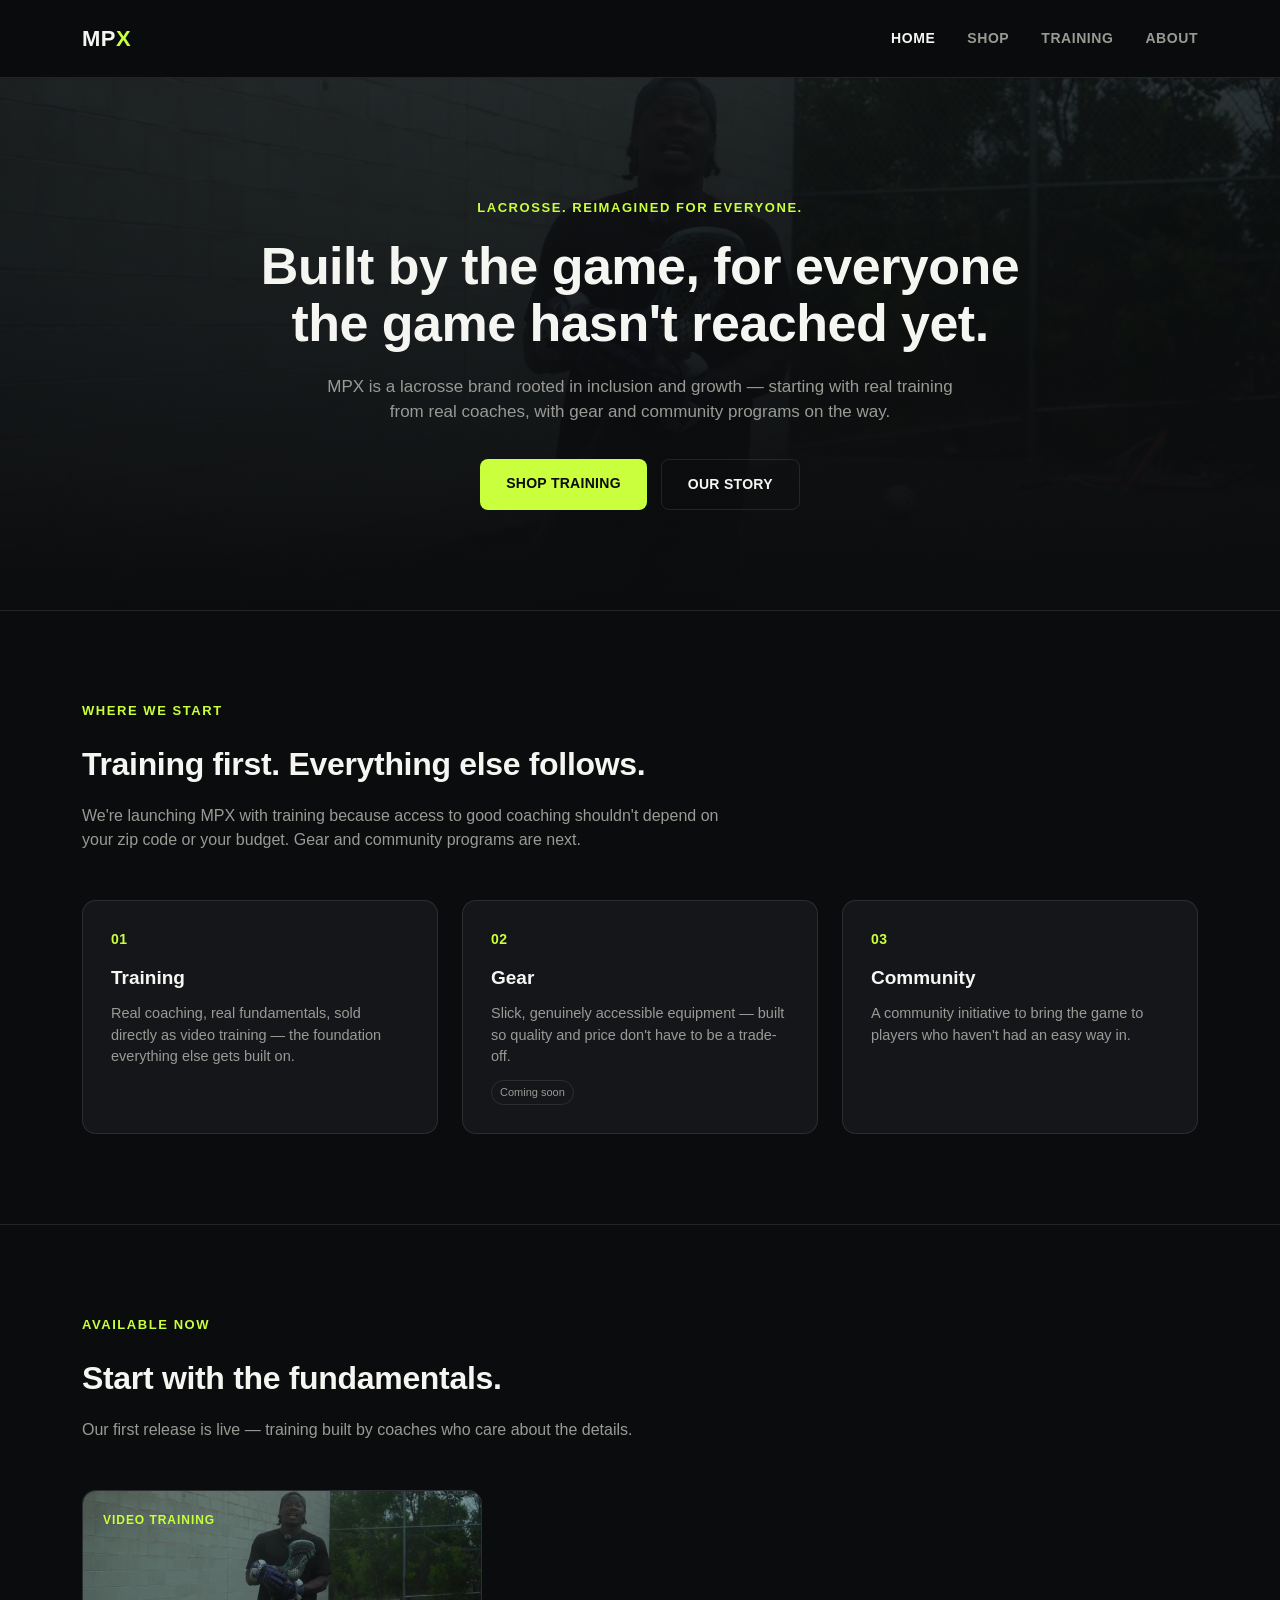
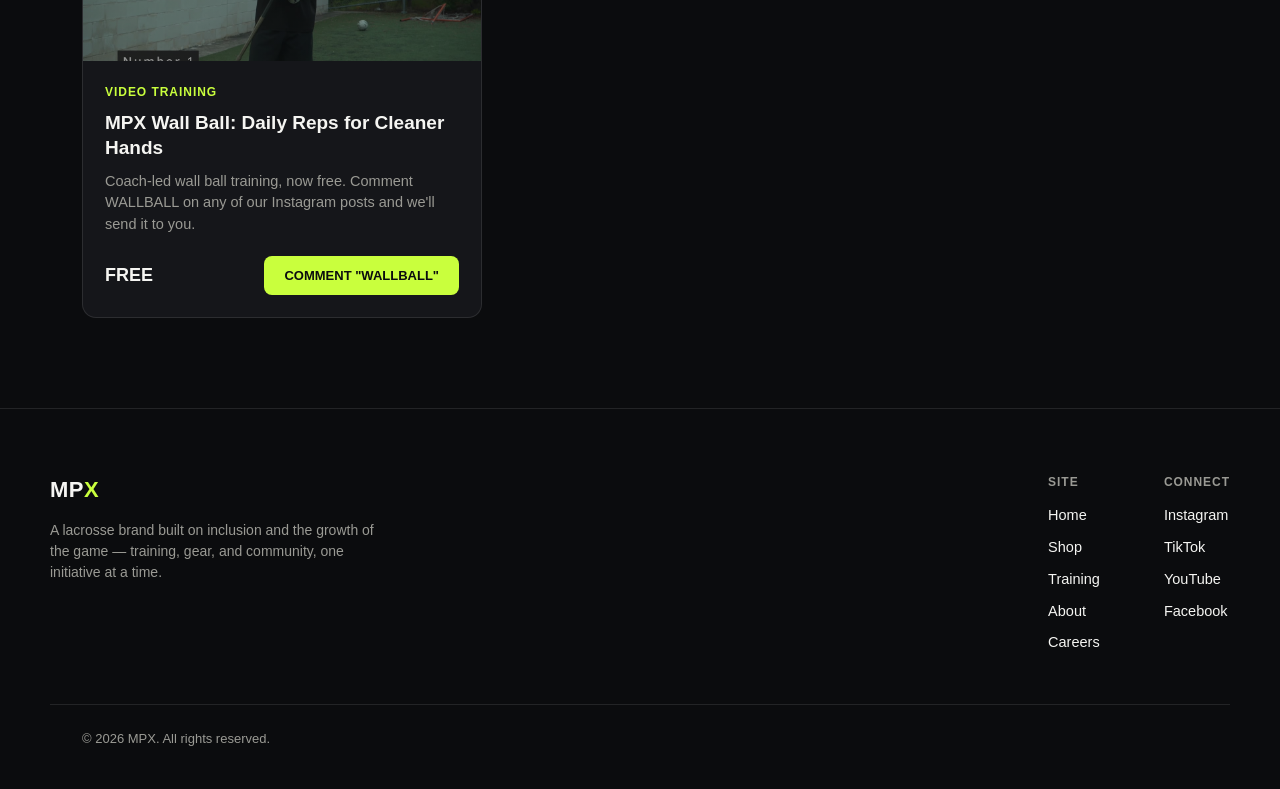
<file: index.html>
<!DOCTYPE html>
<html lang="en">
<head>
<meta charset="UTF-8">
<meta name="viewport" content="width=device-width, initial-scale=1.0">
<title>MPX — Lacrosse. Reimagined for everyone.</title>
<meta name="description" content="MPX is a lacrosse brand rooted in inclusion and growth — starting with real training from real coaches, with gear and community programs on the way.">
<link rel="icon" href="/logo.png">
<link rel="stylesheet" href="styles.css">
</head>
<body>

<header class="site-nav">
  <div class="nav-inner">
    <a href="index.html" class="logo">MP<span>X</span></a>
    <nav class="nav-links">
      <a href="index.html" class="active">HOME</a>
      <a href="shop.html">SHOP</a>
      <a href="training.html">TRAINING</a>
      <a href="about.html">ABOUT</a>
    </nav>
  </div>
</header>

<section class="hero">
  <video class="hero-video" autoplay muted loop playsinline poster="/wallball-thumb.jpg">
    <source src="/hero-1.mp4" type="video/mp4">
  </video>
  <div class="hero-overlay"></div>
  <div class="hero-content">
    <div class="eyebrow">LACROSSE. REIMAGINED FOR EVERYONE.</div>
    <h1>Built by the game, for everyone the game hasn't reached yet.</h1>
    <p class="hero-body">MPX is a lacrosse brand rooted in inclusion and growth — starting with real training from real coaches, with gear and community programs on the way.</p>
    <div class="btn-row">
      <a href="shop.html" class="btn btn-primary">SHOP TRAINING</a>
      <a href="about.html" class="btn btn-secondary">OUR STORY</a>
    </div>
  </div>
</section>

<section class="block">
  <div class="wrap">
    <div class="section-head">
      <div class="eyebrow">WHERE WE START</div>
      <h2>Training first. Everything else follows.</h2>
      <p>We're launching MPX with training because access to good coaching shouldn't depend on your zip code or your budget. Gear and community programs are next.</p>
    </div>
    <div class="cards3">
      <div class="card">
        <div class="num">01</div>
        <h3>Training</h3>
        <p>Real coaching, real fundamentals, sold directly as video training — the foundation everything else gets built on.</p>
      </div>
      <div class="card">
        <div class="num">02</div>
        <h3>Gear</h3>
        <p>Slick, genuinely accessible equipment — built so quality and price don't have to be a trade-off.</p>
        <span class="tag-soon">Coming soon</span>
      </div>
      <div class="card">
        <div class="num">03</div>
        <h3>Community</h3>
        <p>A community initiative to bring the game to players who haven't had an easy way in.</p>
      </div>
    </div>
  </div>
</section>

<section class="block">
  <div class="wrap">
    <div class="section-head">
      <div class="eyebrow">AVAILABLE NOW</div>
      <h2>Start with the fundamentals.</h2>
      <p>Our first release is live — training built by coaches who care about the details.</p>
    </div>
    <div class="product-grid" style="max-width:400px;">
      <div class="product-card">
        <div class="product-thumb">
          <video autoplay muted loop playsinline poster="/wallball-thumb.jpg">
            <source src="/wallball-preview.mp4" type="video/mp4">
          </video>
          <div class="tag">VIDEO TRAINING</div>
        </div>
        <div class="product-body">
          <div class="tag">VIDEO TRAINING</div>
          <h3>MPX Wall Ball: Daily Reps for Cleaner Hands</h3>
          <p>Coach-led wall ball training, now free. Comment WALLBALL on any of our Instagram posts and we'll send it to you.</p>
          <div class="product-foot">
            <div class="price">FREE</div>
            <a href="https://instagram.com/mpxlacrossetraining" class="btn-view">COMMENT "WALLBALL"</a>
          </div>
        </div>
      </div>
    </div>
  </div>
</section>

<footer>
  <div class="footer-inner">
    <div class="footer-brand">
      <a href="index.html" class="logo">MP<span>X</span></a>
      <p>A lacrosse brand built on inclusion and the growth of the game — training, gear, and community, one initiative at a time.</p>
    </div>
    <div class="footer-cols">
      <div class="footer-col">
        <h4>Site</h4>
        <a href="index.html">Home</a>
        <a href="shop.html">Shop</a>
        <a href="training.html">Training</a>
        <a href="about.html">About</a>
        <a href="training.html#careers">Careers</a>
      </div>
      <div class="footer-col">
        <h4>Connect</h4>
        <a href="https://instagram.com/mpxlacrossetraining" target="_blank" rel="noopener">Instagram</a>
        <a href="https://www.tiktok.com/@mpx.training" target="_blank" rel="noopener">TikTok</a>
        <a href="https://www.youtube.com/@MPXTraining" target="_blank" rel="noopener">YouTube</a>
        <a href="https://www.facebook.com/profile.php?id=61592862927500" target="_blank" rel="noopener">Facebook</a>
      </div>
    </div>
  </div>
  <div class="footer-bottom wrap">© 2026 MPX. All rights reserved.</div>
</footer>

</body>
</html>
</file>
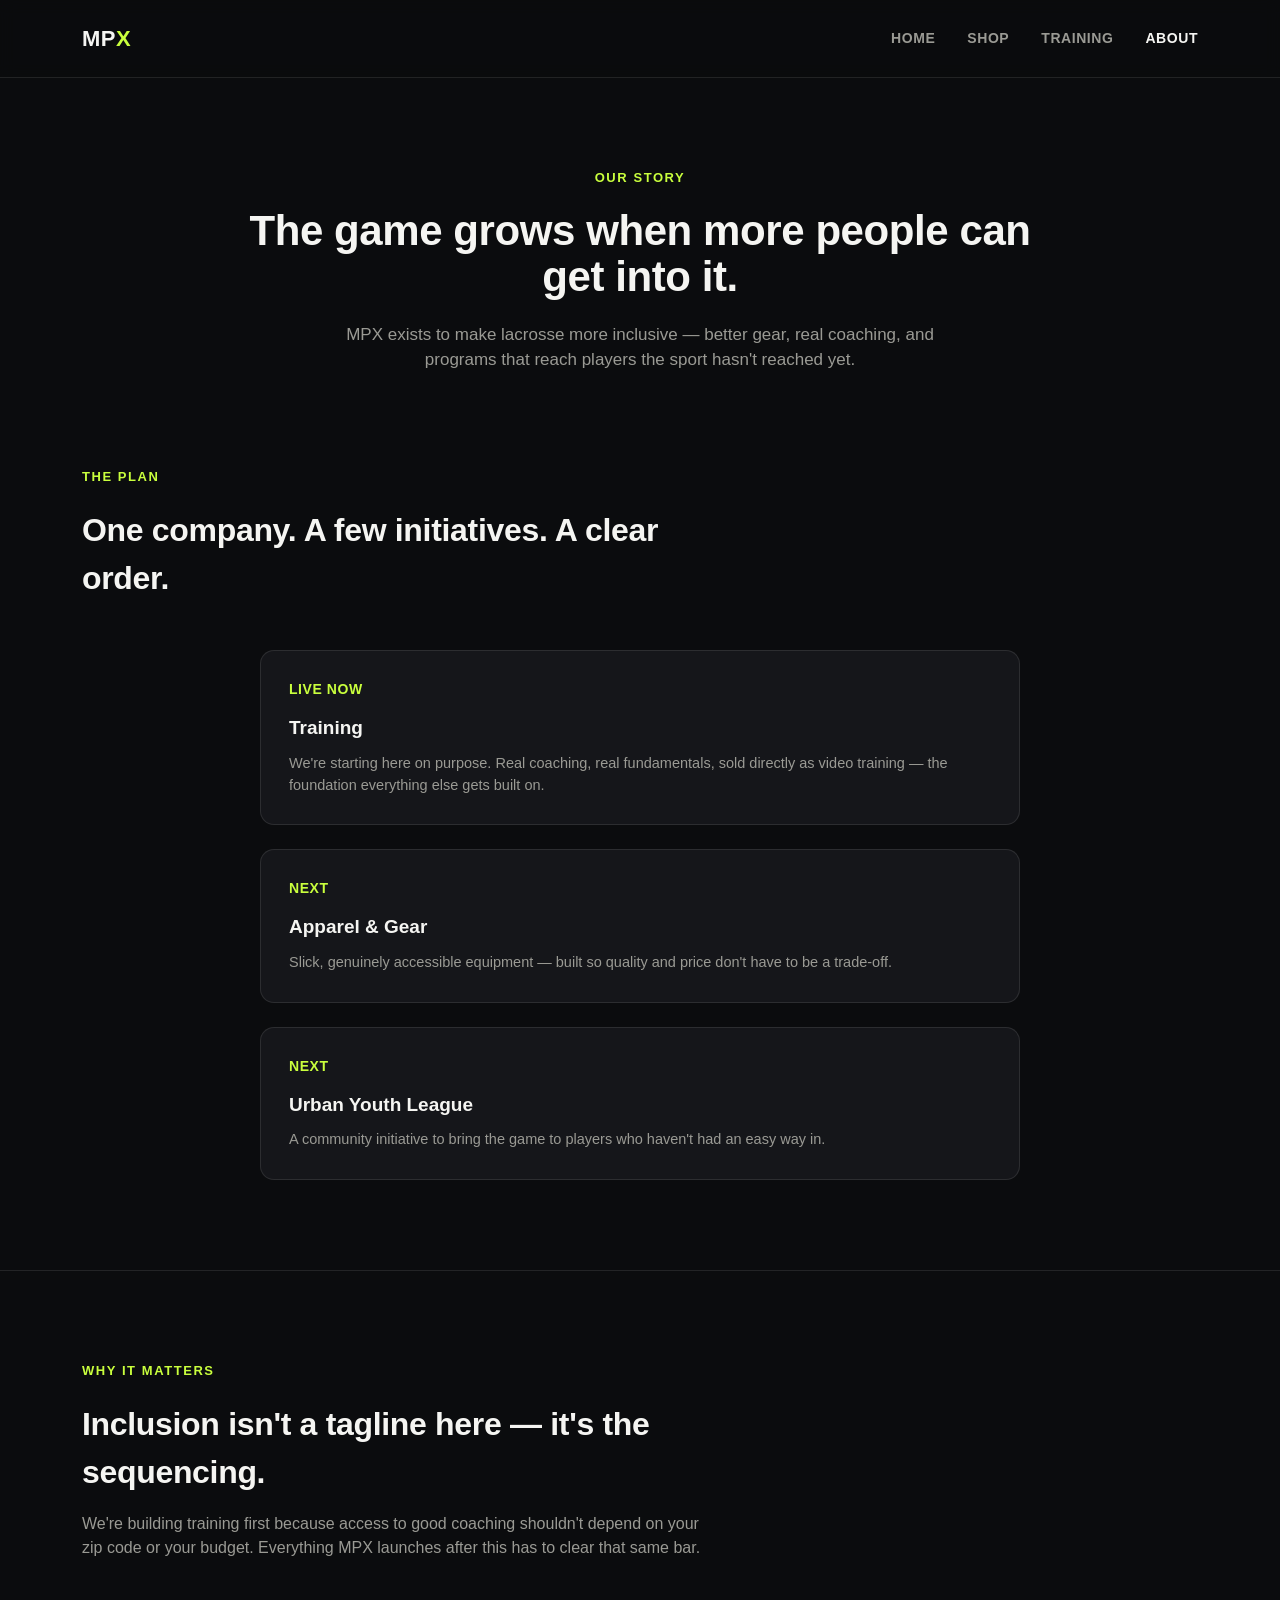
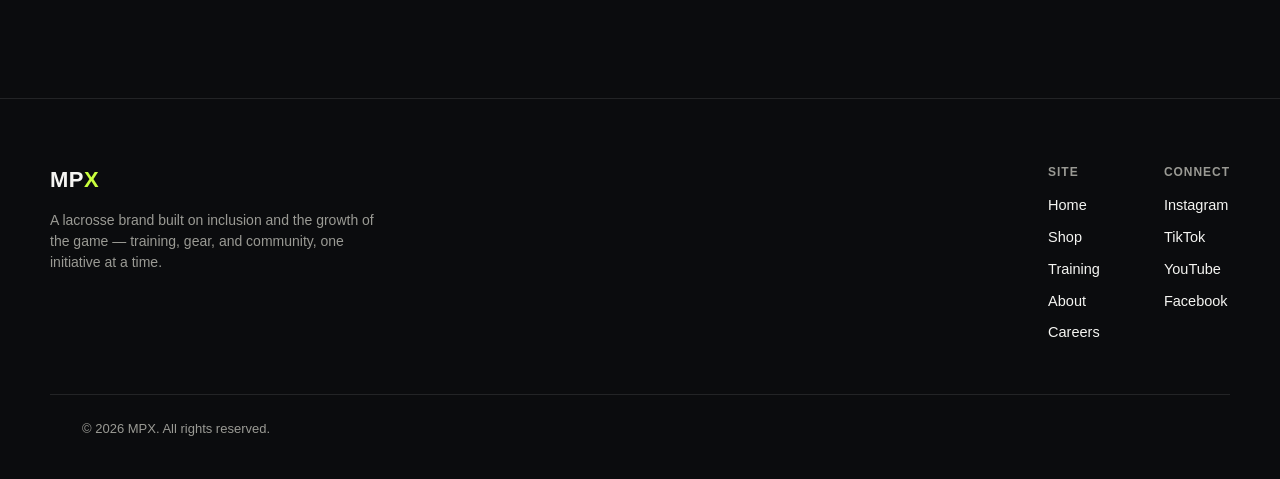
<file: about.html>
<!DOCTYPE html>
<html lang="en">
<head>
<meta charset="UTF-8">
<meta name="viewport" content="width=device-width, initial-scale=1.0">
<title>About — MPX</title>
<meta name="description" content="MPX exists to make lacrosse more inclusive — better gear, real coaching, and programs that reach players the sport hasn't reached yet.">
<link rel="icon" href="/logo.png">
<link rel="stylesheet" href="styles.css">
</head>
<body>

<header class="site-nav">
  <div class="nav-inner">
    <a href="index.html" class="logo">MP<span>X</span></a>
    <nav class="nav-links">
      <a href="index.html">HOME</a>
      <a href="shop.html">SHOP</a>
      <a href="training.html">TRAINING</a>
      <a href="about.html" class="active">ABOUT</a>
    </nav>
  </div>
</header>

<section class="hero" style="padding:90px 32px 60px;">
  <div class="hero-content">
    <div class="eyebrow">OUR STORY</div>
    <h1 style="font-size:42px;">The game grows when more people can get into it.</h1>
    <p class="hero-body">MPX exists to make lacrosse more inclusive — better gear, real coaching, and programs that reach players the sport hasn't reached yet.</p>
  </div>
</section>

<section class="block" style="border-top:none;padding-top:0;">
  <div class="wrap">
    <div class="section-head">
      <div class="eyebrow">THE PLAN</div>
      <h2>One company. A few initiatives. A clear order.</h2>
    </div>
    <div class="cards3" style="grid-template-columns:1fr;max-width:760px;">
      <div class="card">
        <div class="num">LIVE NOW</div>
        <h3>Training</h3>
        <p>We're starting here on purpose. Real coaching, real fundamentals, sold directly as video training — the foundation everything else gets built on.</p>
      </div>
      <div class="card">
        <div class="num">NEXT</div>
        <h3>Apparel & Gear</h3>
        <p>Slick, genuinely accessible equipment — built so quality and price don't have to be a trade-off.</p>
      </div>
      <div class="card">
        <div class="num">NEXT</div>
        <h3>Urban Youth League</h3>
        <p>A community initiative to bring the game to players who haven't had an easy way in.</p>
      </div>
    </div>
  </div>
</section>

<section class="block">
  <div class="wrap">
    <div class="section-head">
      <div class="eyebrow">WHY IT MATTERS</div>
      <h2>Inclusion isn't a tagline here — it's the sequencing.</h2>
      <p>We're building training first because access to good coaching shouldn't depend on your zip code or your budget. Everything MPX launches after this has to clear that same bar.</p>
    </div>
  </div>
</section>

<footer>
  <div class="footer-inner">
    <div class="footer-brand">
      <a href="index.html" class="logo">MP<span>X</span></a>
      <p>A lacrosse brand built on inclusion and the growth of the game — training, gear, and community, one initiative at a time.</p>
    </div>
    <div class="footer-cols">
      <div class="footer-col">
        <h4>Site</h4>
        <a href="index.html">Home</a>
        <a href="shop.html">Shop</a>
        <a href="training.html">Training</a>
        <a href="about.html">About</a>
        <a href="training.html#careers">Careers</a>
      </div>
      <div class="footer-col">
        <h4>Connect</h4>
        <a href="https://instagram.com/mpxlacrossetraining" target="_blank" rel="noopener">Instagram</a>
        <a href="https://www.tiktok.com/@mpx.training" target="_blank" rel="noopener">TikTok</a>
        <a href="https://www.youtube.com/@MPXTraining" target="_blank" rel="noopener">YouTube</a>
        <a href="https://www.facebook.com/profile.php?id=61592862927500" target="_blank" rel="noopener">Facebook</a>
      </div>
    </div>
  </div>
  <div class="footer-bottom wrap">© 2026 MPX. All rights reserved.</div>
</footer>

</body>
</html>
</file>
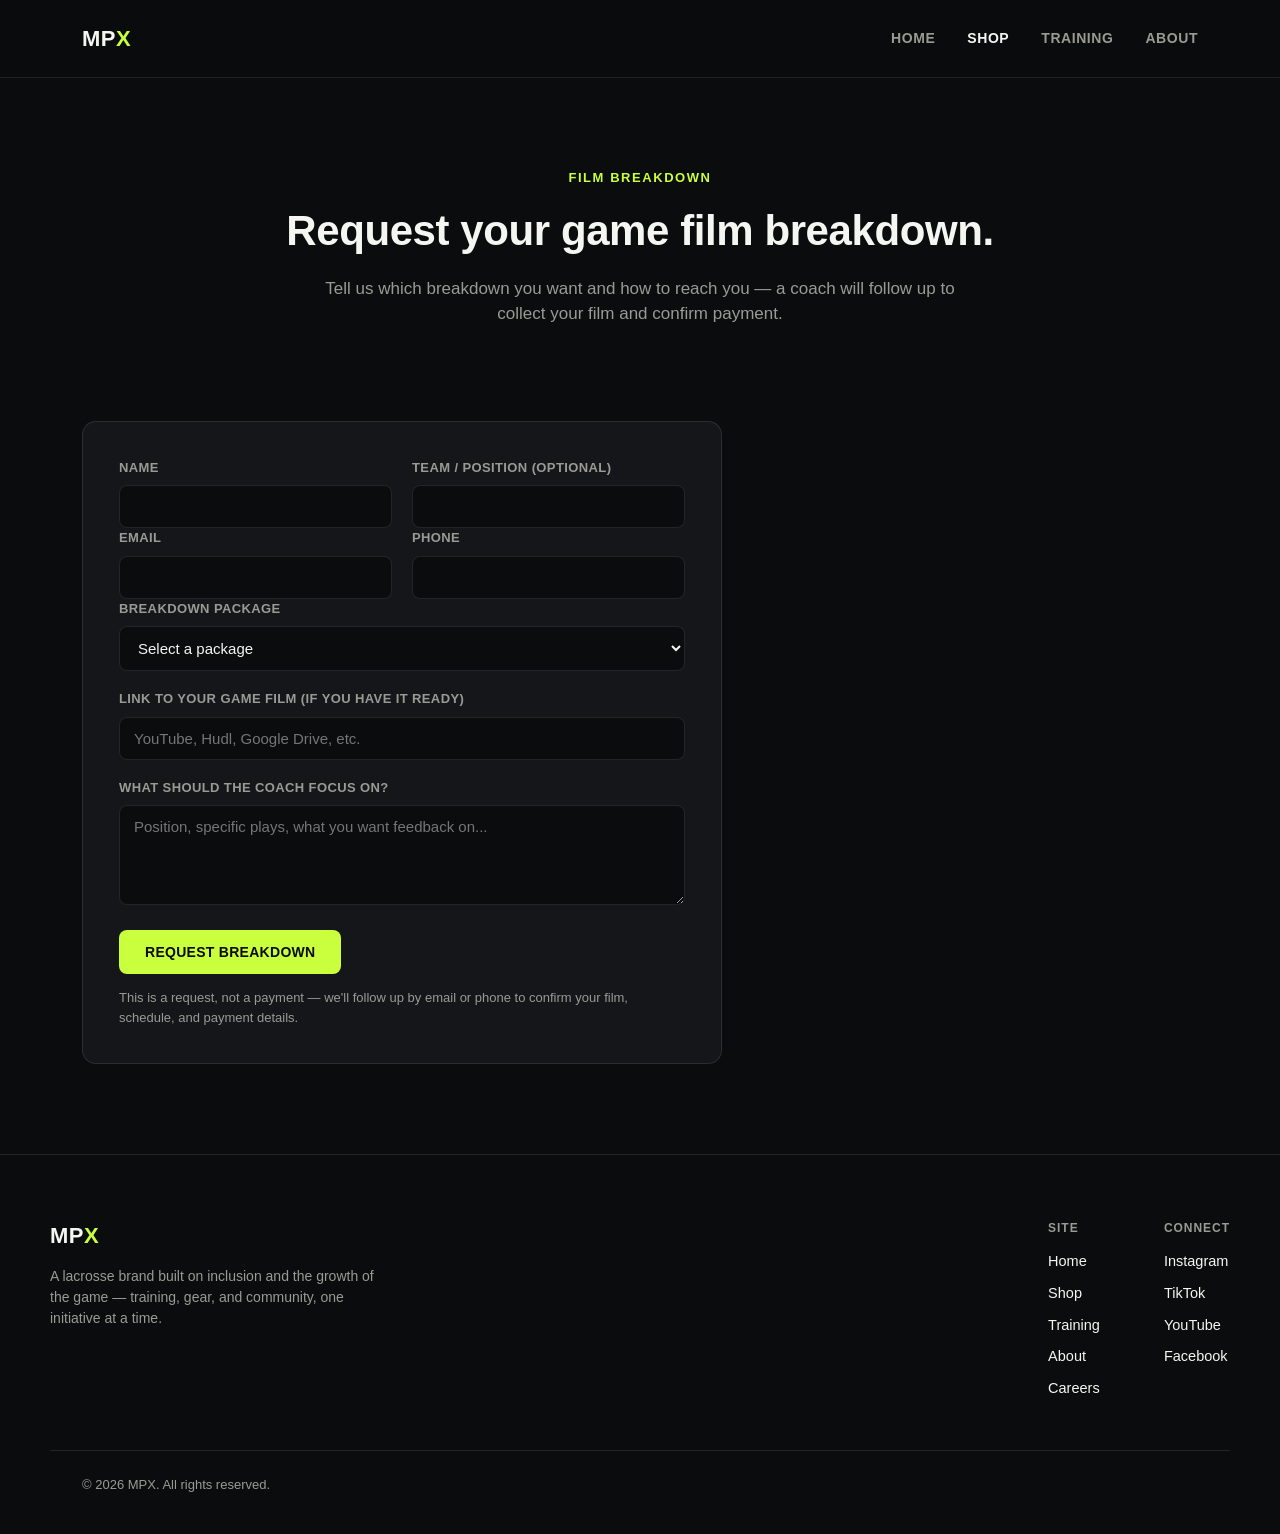
<file: book-breakdown.html>
<!DOCTYPE html>
<html lang="en">
<head>
<meta charset="UTF-8">
<meta name="viewport" content="width=device-width, initial-scale=1.0">
<title>Request a Film Breakdown — MPX</title>
<meta name="description" content="Request a personal game film breakdown from an MPX coach — 15 or 30 minute options available.">
<link rel="icon" href="/logo.png">
<link rel="stylesheet" href="styles.css">
</head>
<body>

<header class="site-nav">
  <div class="nav-inner">
    <a href="index.html" class="logo">MP<span>X</span></a>
    <nav class="nav-links">
      <a href="index.html">HOME</a>
      <a href="shop.html" class="active">SHOP</a>
      <a href="training.html">TRAINING</a>
      <a href="about.html">ABOUT</a>
    </nav>
  </div>
</header>

<section class="hero" style="padding:90px 32px 60px;">
  <div class="hero-content">
    <div class="eyebrow">FILM BREAKDOWN</div>
    <h1 style="font-size:42px;">Request your game film breakdown.</h1>
    <p class="hero-body">Tell us which breakdown you want and how to reach you — a coach will follow up to collect your film and confirm payment.</p>
  </div>
</section>

<section class="block" style="border-top:none;padding-top:0;">
  <div class="wrap">

    <form id="breakdown-form" class="form-card" action="https://formspree.io/f/xpparyep" method="POST">
      <input type="hidden" name="_subject" value="MPX Film Breakdown Request">
      <input type="hidden" name="form_type" value="Film Breakdown Request">

      <div class="form-grid2">
        <div class="form-row">
          <label for="name">Name</label>
          <input type="text" id="name" name="Name" required>
        </div>
        <div class="form-row">
          <label for="player-team">Team / Position (optional)</label>
          <input type="text" id="player-team" name="Team or Position">
        </div>
      </div>

      <div class="form-grid2">
        <div class="form-row">
          <label for="email">Email</label>
          <input type="email" id="email" name="Email" required>
        </div>
        <div class="form-row">
          <label for="phone">Phone</label>
          <input type="tel" id="phone" name="Phone" required>
        </div>
      </div>

      <div class="form-row">
        <label for="package">Breakdown Package</label>
        <select id="package" name="Package" required>
          <option value="" disabled selected>Select a package</option>
          <option value="15 Minute Breakdown - $30">15 Minute Breakdown — $30</option>
          <option value="30 Minute Breakdown - $60">30 Minute Breakdown — $60</option>
        </select>
      </div>

      <div class="form-row">
        <label for="film-link">Link to your game film (if you have it ready)</label>
        <input type="url" id="film-link" name="Film Link" placeholder="YouTube, Hudl, Google Drive, etc.">
      </div>

      <div class="form-row">
        <label for="message">What should the coach focus on?</label>
        <textarea id="message" name="Message" placeholder="Position, specific plays, what you want feedback on..."></textarea>
      </div>

      <div class="form-submit-row">
        <button type="submit" class="btn btn-primary">REQUEST BREAKDOWN</button>
      </div>
      <p class="form-note">This is a request, not a payment — we'll follow up by email or phone to confirm your film, schedule, and payment details.</p>
      <p class="form-error" id="form-error">Something went wrong sending that — please try again, or email us directly.</p>
    </form>

    <div class="confirm-panel" id="confirm-panel">
      <div class="eyebrow">REQUEST RECEIVED</div>
      <h3>Thanks — we've got your request.</h3>
      <p>A coach will follow up by email or phone shortly to collect your film and confirm scheduling and payment.</p>
    </div>

  </div>
</section>

<footer>
  <div class="footer-inner">
    <div class="footer-brand">
      <a href="index.html" class="logo">MP<span>X</span></a>
      <p>A lacrosse brand built on inclusion and the growth of the game — training, gear, and community, one initiative at a time.</p>
    </div>
    <div class="footer-cols">
      <div class="footer-col">
        <h4>Site</h4>
        <a href="index.html">Home</a>
        <a href="shop.html">Shop</a>
        <a href="training.html">Training</a>
        <a href="about.html">About</a>
        <a href="training.html#careers">Careers</a>
      </div>
      <div class="footer-col">
        <h4>Connect</h4>
        <a href="https://instagram.com/mpxlacrossetraining" target="_blank" rel="noopener">Instagram</a>
        <a href="https://www.tiktok.com/@mpx.training" target="_blank" rel="noopener">TikTok</a>
        <a href="https://www.youtube.com/@MPXTraining" target="_blank" rel="noopener">YouTube</a>
        <a href="https://www.facebook.com/profile.php?id=61592862927500" target="_blank" rel="noopener">Facebook</a>
      </div>
    </div>
  </div>
  <div class="footer-bottom wrap">© 2026 MPX. All rights reserved.</div>
</footer>

<script>
  const form = document.getElementById('breakdown-form');
  const errorEl = document.getElementById('form-error');
  const confirmPanel = document.getElementById('confirm-panel');

  form.addEventListener('submit', function (e) {
    e.preventDefault();
    errorEl.style.display = 'none';
    const submitBtn = form.querySelector('button[type="submit"]');
    submitBtn.disabled = true;
    submitBtn.textContent = 'SENDING...';

    fetch(form.action, {
      method: 'POST',
      body: new FormData(form),
      headers: { 'Accept': 'application/json' }
    }).then(function (response) {
      if (response.ok) {
        form.style.display = 'none';
        confirmPanel.style.display = 'block';
        confirmPanel.scrollIntoView({ behavior: 'smooth', block: 'start' });
      } else {
        throw new Error('Form submission failed');
      }
    }).catch(function () {
      errorEl.style.display = 'block';
      submitBtn.disabled = false;
      submitBtn.textContent = 'REQUEST BREAKDOWN';
    });
  });
</script>

</body>
</html>
</file>
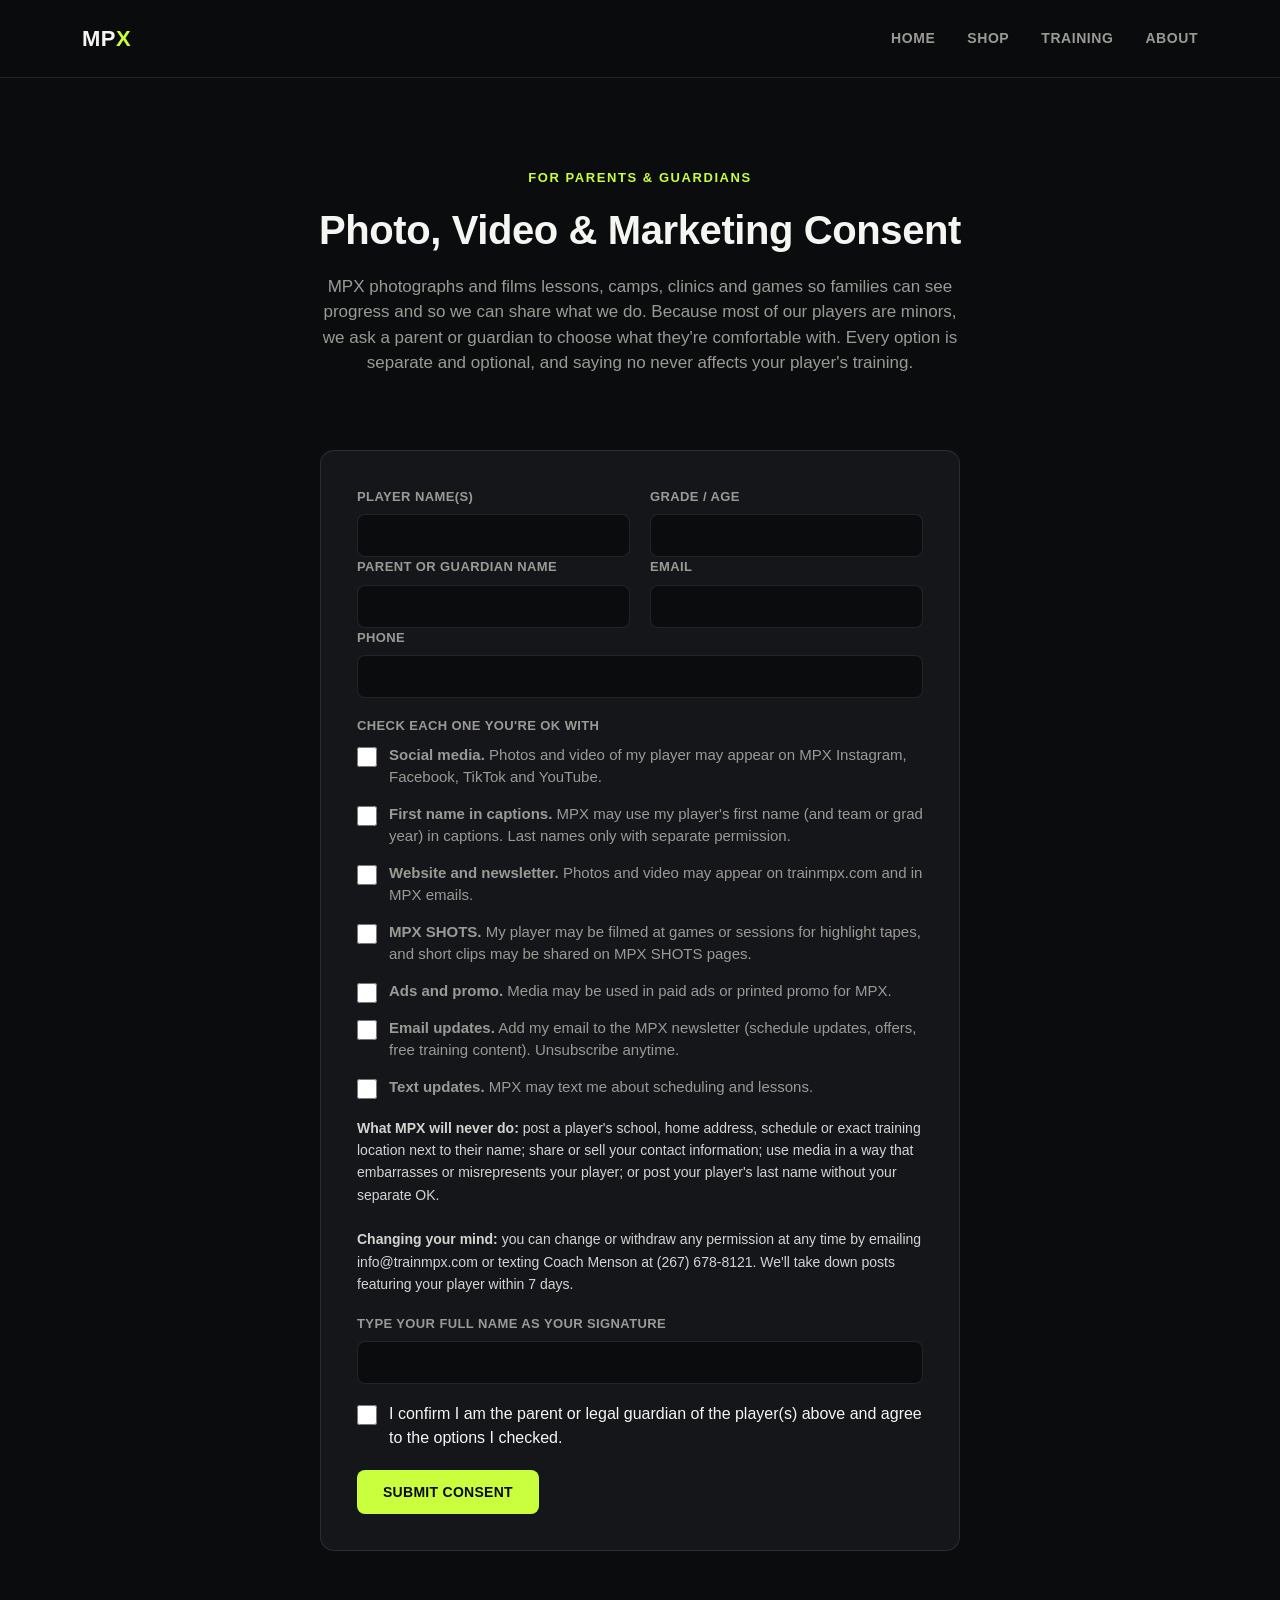
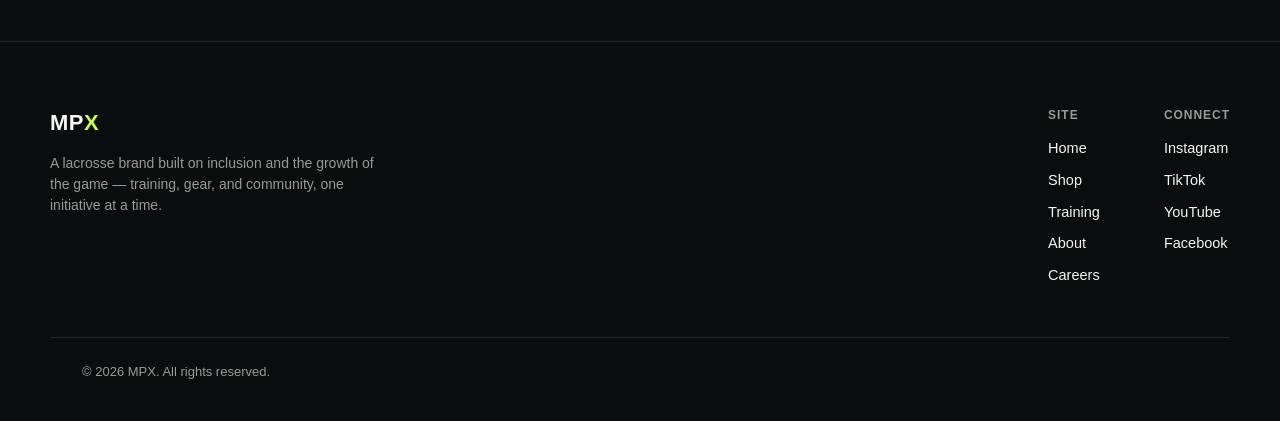
<file: consent.html>
<!DOCTYPE html>
<html lang="en">
<head>
<meta charset="UTF-8">
<meta name="viewport" content="width=device-width, initial-scale=1.0">
<title>Media &amp; Marketing Consent — MPX</title>
<meta name="description" content="MPX photo, video and marketing consent form for parents and guardians.">
<meta name="robots" content="noindex">
<link rel="icon" href="/logo.png">
<link rel="stylesheet" href="styles.css">
</head>
<body>

<header class="site-nav">
  <div class="nav-inner">
    <a href="index.html" class="logo">MP<span>X</span></a>
    <nav class="nav-links">
      <a href="index.html">HOME</a>
      <a href="shop.html">SHOP</a>
      <a href="training.html">TRAINING</a>
      <a href="about.html">ABOUT</a>
    </nav>
  </div>
</header>

<section class="hero" style="padding:90px 32px 40px;">
  <div class="hero-content">
    <div class="eyebrow">FOR PARENTS &amp; GUARDIANS</div>
    <h1 style="font-size:40px;">Photo, Video &amp; Marketing Consent</h1>
    <p class="hero-body">MPX photographs and films lessons, camps, clinics and games so families can see progress and so we can share what we do. Because most of our players are minors, we ask a parent or guardian to choose what they're comfortable with. Every option is separate and optional, and saying no never affects your player's training.</p>
  </div>
</section>

<section class="block" id="consent" style="border-top:none;padding-top:0;">
  <div class="wrap">
    <form id="consent-form" class="form-card" style="margin:0 auto;" action="https://formspree.io/f/xvkprwnr" method="POST">
      <input type="hidden" name="_subject" value="MPX Media &amp; Marketing Consent">
      <input type="hidden" name="form_type" value="Media Consent">

      <div class="form-grid2">
        <div class="form-row"><label for="player">Player name(s)</label><input type="text" id="player" name="Player Name" required></div>
        <div class="form-row"><label for="grade">Grade / age</label><input type="text" id="grade" name="Player Grade or Age"></div>
      </div>
      <div class="form-grid2">
        <div class="form-row"><label for="parent">Parent or guardian name</label><input type="text" id="parent" name="Name" required></div>
        <div class="form-row"><label for="email">Email</label><input type="email" id="email" name="Email" required></div>
      </div>
      <div class="form-row"><label for="phone">Phone</label><input type="tel" id="phone" name="Phone"></div>

      <div class="form-row">
        <label>Check each one you're OK with</label>
        <label style="display:flex;gap:12px;align-items:flex-start;margin-bottom:14px;cursor:pointer;text-transform:none;letter-spacing:normal;font-size:15px;font-weight:400;line-height:1.5;">
          <input type="checkbox" name="Social media" value="Yes" style="width:20px;height:20px;margin-top:3px;flex:none;">
          <span><strong>Social media.</strong> Photos and video of my player may appear on MPX Instagram, Facebook, TikTok and YouTube.</span>
        </label>
        <label style="display:flex;gap:12px;align-items:flex-start;margin-bottom:14px;cursor:pointer;text-transform:none;letter-spacing:normal;font-size:15px;font-weight:400;line-height:1.5;">
          <input type="checkbox" name="First name in captions" value="Yes" style="width:20px;height:20px;margin-top:3px;flex:none;">
          <span><strong>First name in captions.</strong> MPX may use my player's first name (and team or grad year) in captions. Last names only with separate permission.</span>
        </label>
        <label style="display:flex;gap:12px;align-items:flex-start;margin-bottom:14px;cursor:pointer;text-transform:none;letter-spacing:normal;font-size:15px;font-weight:400;line-height:1.5;">
          <input type="checkbox" name="Website and newsletter" value="Yes" style="width:20px;height:20px;margin-top:3px;flex:none;">
          <span><strong>Website and newsletter.</strong> Photos and video may appear on trainmpx.com and in MPX emails.</span>
        </label>
        <label style="display:flex;gap:12px;align-items:flex-start;margin-bottom:14px;cursor:pointer;text-transform:none;letter-spacing:normal;font-size:15px;font-weight:400;line-height:1.5;">
          <input type="checkbox" name="MPX SHOTS" value="Yes" style="width:20px;height:20px;margin-top:3px;flex:none;">
          <span><strong>MPX SHOTS.</strong> My player may be filmed at games or sessions for highlight tapes, and short clips may be shared on MPX SHOTS pages.</span>
        </label>
        <label style="display:flex;gap:12px;align-items:flex-start;margin-bottom:14px;cursor:pointer;text-transform:none;letter-spacing:normal;font-size:15px;font-weight:400;line-height:1.5;">
          <input type="checkbox" name="Ads and promo" value="Yes" style="width:20px;height:20px;margin-top:3px;flex:none;">
          <span><strong>Ads and promo.</strong> Media may be used in paid ads or printed promo for MPX.</span>
        </label>
        <label style="display:flex;gap:12px;align-items:flex-start;margin-bottom:14px;cursor:pointer;text-transform:none;letter-spacing:normal;font-size:15px;font-weight:400;line-height:1.5;">
          <input type="checkbox" name="Email updates" value="Yes" style="width:20px;height:20px;margin-top:3px;flex:none;">
          <span><strong>Email updates.</strong> Add my email to the MPX newsletter (schedule updates, offers, free training content). Unsubscribe anytime.</span>
        </label>
        <label style="display:flex;gap:12px;align-items:flex-start;margin-bottom:14px;cursor:pointer;text-transform:none;letter-spacing:normal;font-size:15px;font-weight:400;line-height:1.5;">
          <input type="checkbox" name="Text updates" value="Yes" style="width:20px;height:20px;margin-top:3px;flex:none;">
          <span><strong>Text updates.</strong> MPX may text me about scheduling and lessons.</span>
        </label>
      </div>

      <div class="form-row" style="font-size:14px;line-height:1.6;opacity:.85;">
        <strong>What MPX will never do:</strong> post a player's school, home address, schedule or exact training location next to their name; share or sell your contact information; use media in a way that embarrasses or misrepresents your player; or post your player's last name without your separate OK.<br><br>
        <strong>Changing your mind:</strong> you can change or withdraw any permission at any time by emailing info@trainmpx.com or texting Coach Menson at (267) 678-8121. We'll take down posts featuring your player within 7 days.
      </div>

      <div class="form-row">
        <label for="signature">Type your full name as your signature</label>
        <input type="text" id="signature" name="Signature" required>
      </div>
      <label style="display:flex;gap:12px;align-items:flex-start;margin-bottom:20px;cursor:pointer;">
        <input type="checkbox" name="Guardian confirmation" value="Confirmed" required style="width:20px;height:20px;margin-top:3px;flex:none;">
        <span>I confirm I am the parent or legal guardian of the player(s) above and agree to the options I checked.</span>
      </label>

      <div class="form-submit-row"><button type="submit" class="btn btn-primary">SUBMIT CONSENT</button></div>
      <p class="form-error" id="form-error">Something went wrong sending that. Please try again, or email info@trainmpx.com.</p>
    </form>

    <div class="confirm-panel" id="confirm-panel" style="margin:0 auto;">
      <div class="eyebrow">THANK YOU</div>
      <h3>Your choices are saved.</h3>
      <p>Need to change something later? Email info@trainmpx.com or text Coach Menson at (267) 678-8121.</p>
    </div>
  </div>
</section>

<footer>
  <div class="footer-inner">
    <div class="footer-brand">
      <a href="index.html" class="logo">MP<span>X</span></a>
      <p>A lacrosse brand built on inclusion and the growth of the game — training, gear, and community, one initiative at a time.</p>
    </div>
    <div class="footer-cols">
      <div class="footer-col">
        <h4>Site</h4>
        <a href="index.html">Home</a>
        <a href="shop.html">Shop</a>
        <a href="training.html">Training</a>
        <a href="about.html">About</a>
        <a href="training.html#careers">Careers</a>
      </div>
      <div class="footer-col">
        <h4>Connect</h4>
        <a href="https://instagram.com/mpxlacrossetraining" target="_blank" rel="noopener">Instagram</a>
        <a href="https://www.tiktok.com/@mpx.training" target="_blank" rel="noopener">TikTok</a>
        <a href="https://www.youtube.com/@MPXTraining" target="_blank" rel="noopener">YouTube</a>
        <a href="https://www.facebook.com/profile.php?id=61592862927500" target="_blank" rel="noopener">Facebook</a>
      </div>
    </div>
  </div>
  <div class="footer-bottom wrap">© 2026 MPX. All rights reserved.</div>
</footer>

<script>
  const form = document.getElementById('consent-form');
  const errorEl = document.getElementById('form-error');
  const confirmPanel = document.getElementById('confirm-panel');
  form.addEventListener('submit', function (e) {
    e.preventDefault();
    errorEl.style.display = 'none';
    const btn = form.querySelector('button[type="submit"]');
    btn.disabled = true; btn.textContent = 'SUBMITTING...';
    fetch(form.action, { method: 'POST', body: new FormData(form), headers: { 'Accept': 'application/json' } })
      .then(function (r) { if (r.ok) { form.style.display = 'none'; confirmPanel.style.display = 'block'; confirmPanel.scrollIntoView({behavior:'smooth', block:'start'}); } else { throw new Error('fail'); } })
      .catch(function () { errorEl.style.display = 'block'; btn.disabled = false; btn.textContent = 'SUBMIT CONSENT'; });
  });
</script>
</body>
</html>
</file>
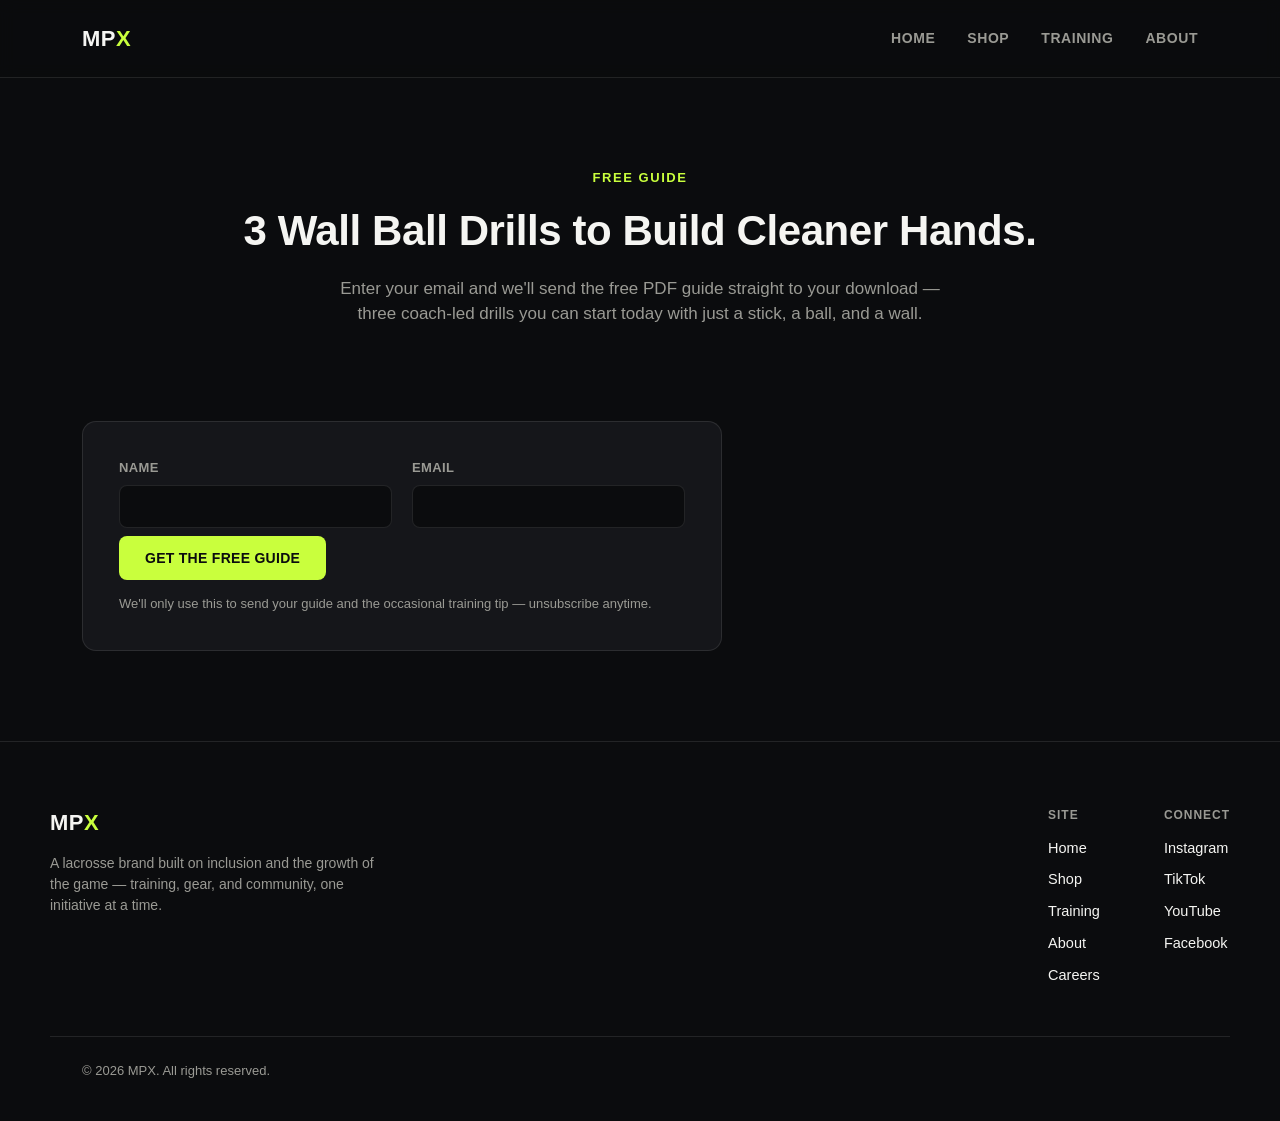
<file: free-drills.html>
<!DOCTYPE html>
<html lang="en">
<head>
<meta charset="UTF-8">
<meta name="viewport" content="width=device-width, initial-scale=1.0">
<title>Free Guide: 3 Wall Ball Drills — MPX</title>
<meta name="description" content="Get MPX's free 3 Wall Ball Drills guide — quick, coach-led drills to build cleaner hands and faster stick work.">
<link rel="icon" href="/logo.png">
<link rel="stylesheet" href="styles.css">
</head>
<body>

<header class="site-nav">
<div class="nav-inner">
<a href="index.html" class="logo">MP<span>X</span></a>
<nav class="nav-links">
<a href="index.html">HOME</a>
<a href="shop.html">SHOP</a>
<a href="training.html">TRAINING</a>
<a href="about.html">ABOUT</a>
</nav>
</div>
</header>

<section class="hero" style="padding:90px 32px 60px;">
<div class="hero-content">
<div class="eyebrow">FREE GUIDE</div>
<h1 style="font-size:42px;">3 Wall Ball Drills to Build Cleaner Hands.</h1>
<p class="hero-body">Enter your email and we'll send the free PDF guide straight to your download — three coach-led drills you can start today with just a stick, a ball, and a wall.</p>
</div>
</section>

<section class="block" style="border-top:none;padding-top:0;">
<div class="wrap">

<form id="drills-form" class="form-card" action="https://formspree.io/f/xnpavgyo" method="POST">
<input type="hidden" name="_subject" value="MPX Free Wall Ball Drills Guide Request">
<input type="hidden" name="form_type" value="Free Guide Lead">

<div class="form-grid2">
<div class="form-row">
<label for="name">Name</label>
<input type="text" id="name" name="Name" required>
</div>
<div class="form-row">
<label for="email">Email</label>
<input type="email" id="email" name="Email" required>
</div>
</div>

<div class="form-submit-row">
<button type="submit" class="btn btn-primary">GET THE FREE GUIDE</button>
</div>
<p class="form-note">We'll only use this to send your guide and the occasional training tip — unsubscribe anytime.</p>
<p class="form-error" id="form-error">Something went wrong sending that — please try again, or email us directly.</p>
</form>

<div class="confirm-panel" id="confirm-panel">
<div class="eyebrow">YOU'RE IN</div>
<h3>Here's your guide.</h3>
<p>Click below to download your free PDF — 3 Wall Ball Drills to Build Cleaner Hands.</p>
<a href="MPX_3_Wall_Ball_Drills.pdf" download class="btn btn-primary" style="display:inline-block;margin-bottom:22px;">DOWNLOAD PDF</a>
<div class="confirm-address">
<div class="loc-name">Want more reps?</div>
<div class="loc-addr">The full MPX Wall Ball Training program is free too (comment WALLBALL on <a href="https://instagram.com/mpxlacrossetraining">our Instagram</a>). It has numbered daily reps and drills to keep progressing — or <a href="book-breakdown.html">request a film breakdown</a> for direct coach feedback on your game.</div>
</div>
</div>

</div>
</section>

<footer>
<div class="footer-inner">
<div class="footer-brand">
<a href="index.html" class="logo">MP<span>X</span></a>
<p>A lacrosse brand built on inclusion and the growth of the game — training, gear, and community, one initiative at a time.</p>
</div>
<div class="footer-cols">
<div class="footer-col">
<h4>Site</h4>
<a href="index.html">Home</a>
<a href="shop.html">Shop</a>
<a href="training.html">Training</a>
<a href="about.html">About</a>
<a href="training.html#careers">Careers</a>
</div>
<div class="footer-col">
<h4>Connect</h4>
<a href="https://instagram.com/mpxlacrossetraining" target="_blank" rel="noopener">Instagram</a>
<a href="https://www.tiktok.com/@mpx.training" target="_blank" rel="noopener">TikTok</a>
<a href="https://www.youtube.com/@MPXTraining" target="_blank" rel="noopener">YouTube</a>
<a href="https://www.facebook.com/profile.php?id=61592862927500" target="_blank" rel="noopener">Facebook</a>
</div>
</div>
</div>
<div class="footer-bottom wrap">© 2026 MPX. All rights reserved.</div>
</footer>

<script>
const form = document.getElementById('drills-form');
const errorEl = document.getElementById('form-error');
const confirmPanel = document.getElementById('confirm-panel');

form.addEventListener('submit', function (e) {
e.preventDefault();
errorEl.style.display = 'none';
const submitBtn = form.querySelector('button[type="submit"]');
submitBtn.disabled = true;
submitBtn.textContent = 'SENDING...';

fetch(form.action, {
method: 'POST',
body: new FormData(form),
headers: { 'Accept': 'application/json' }
}).then(function (response) {
if (response.ok) {
form.style.display = 'none';
confirmPanel.style.display = 'block';
confirmPanel.scrollIntoView({ behavior: 'smooth', block: 'start' });
} else {
throw new Error('Form submission failed');
}
}).catch(function () {
errorEl.style.display = 'block';
submitBtn.disabled = false;
submitBtn.textContent = 'GET THE FREE GUIDE';
});
});
</script>

</body>
</html>
</file>
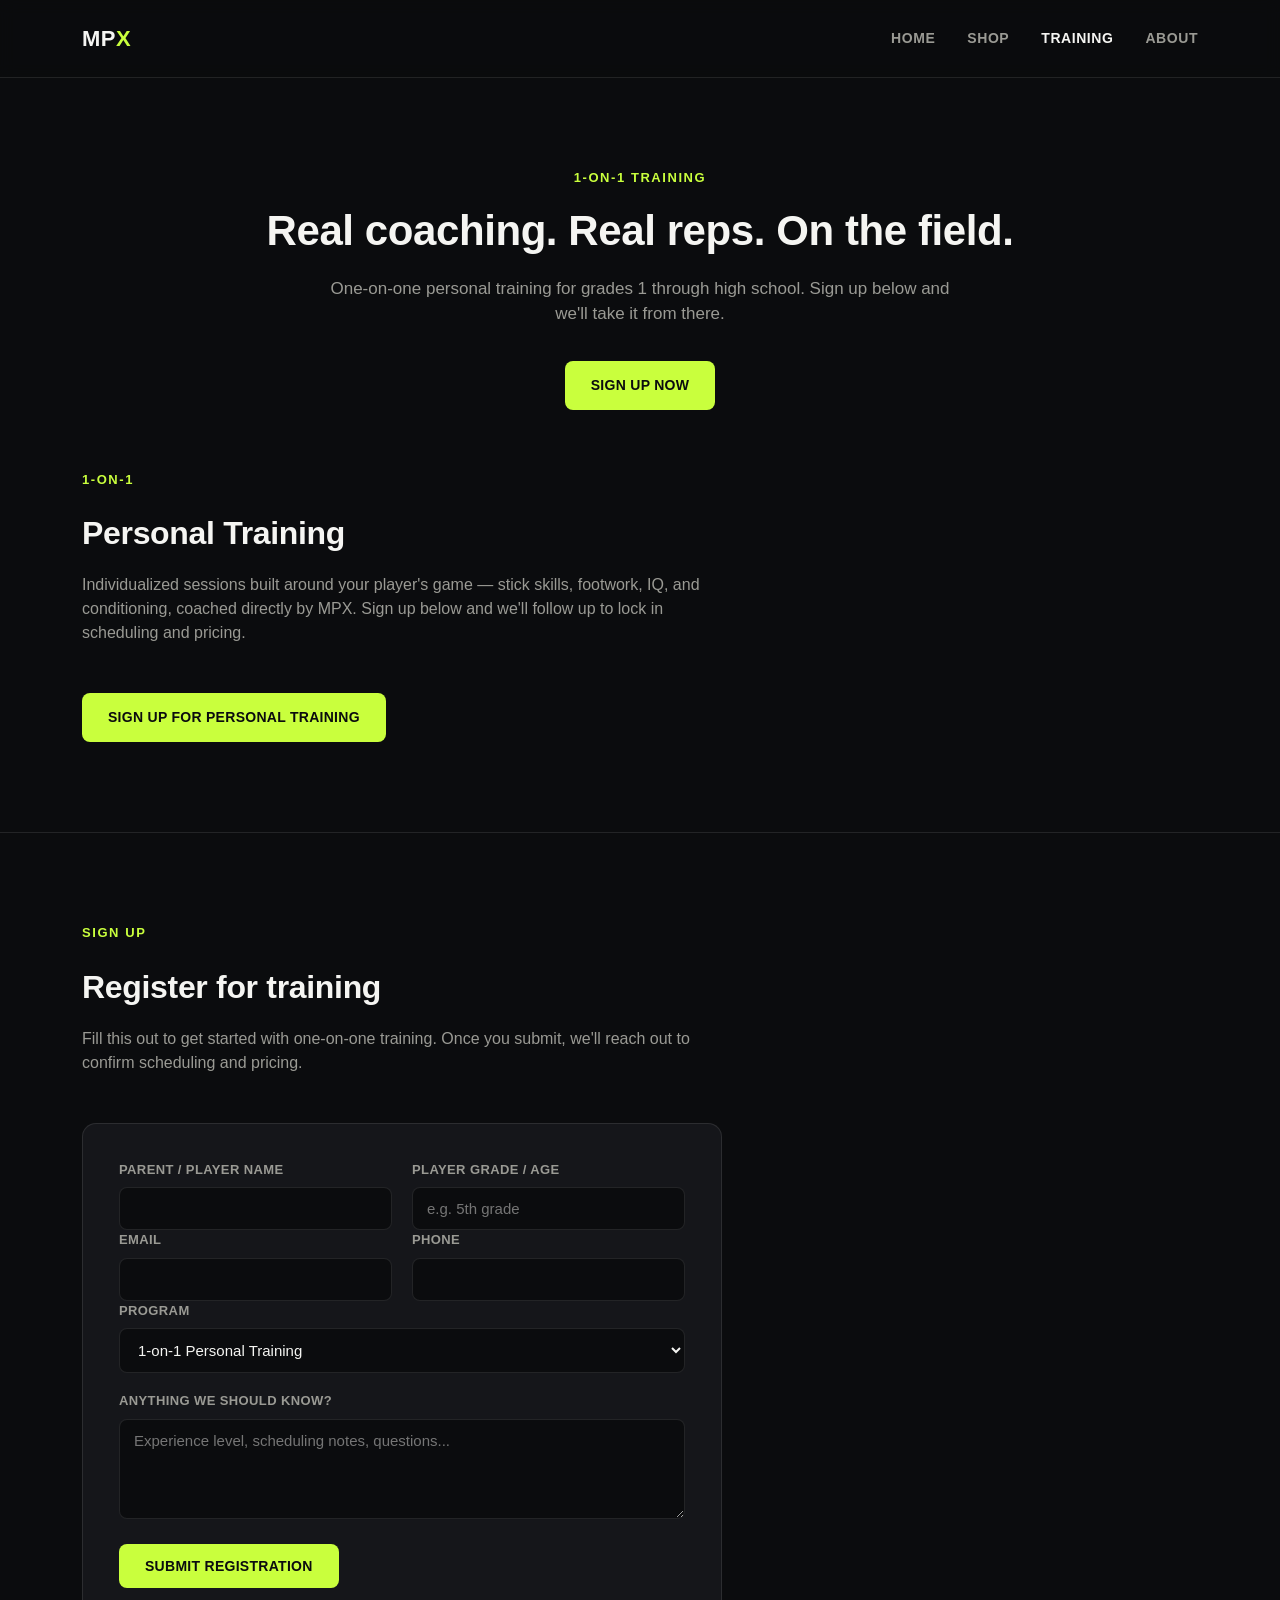
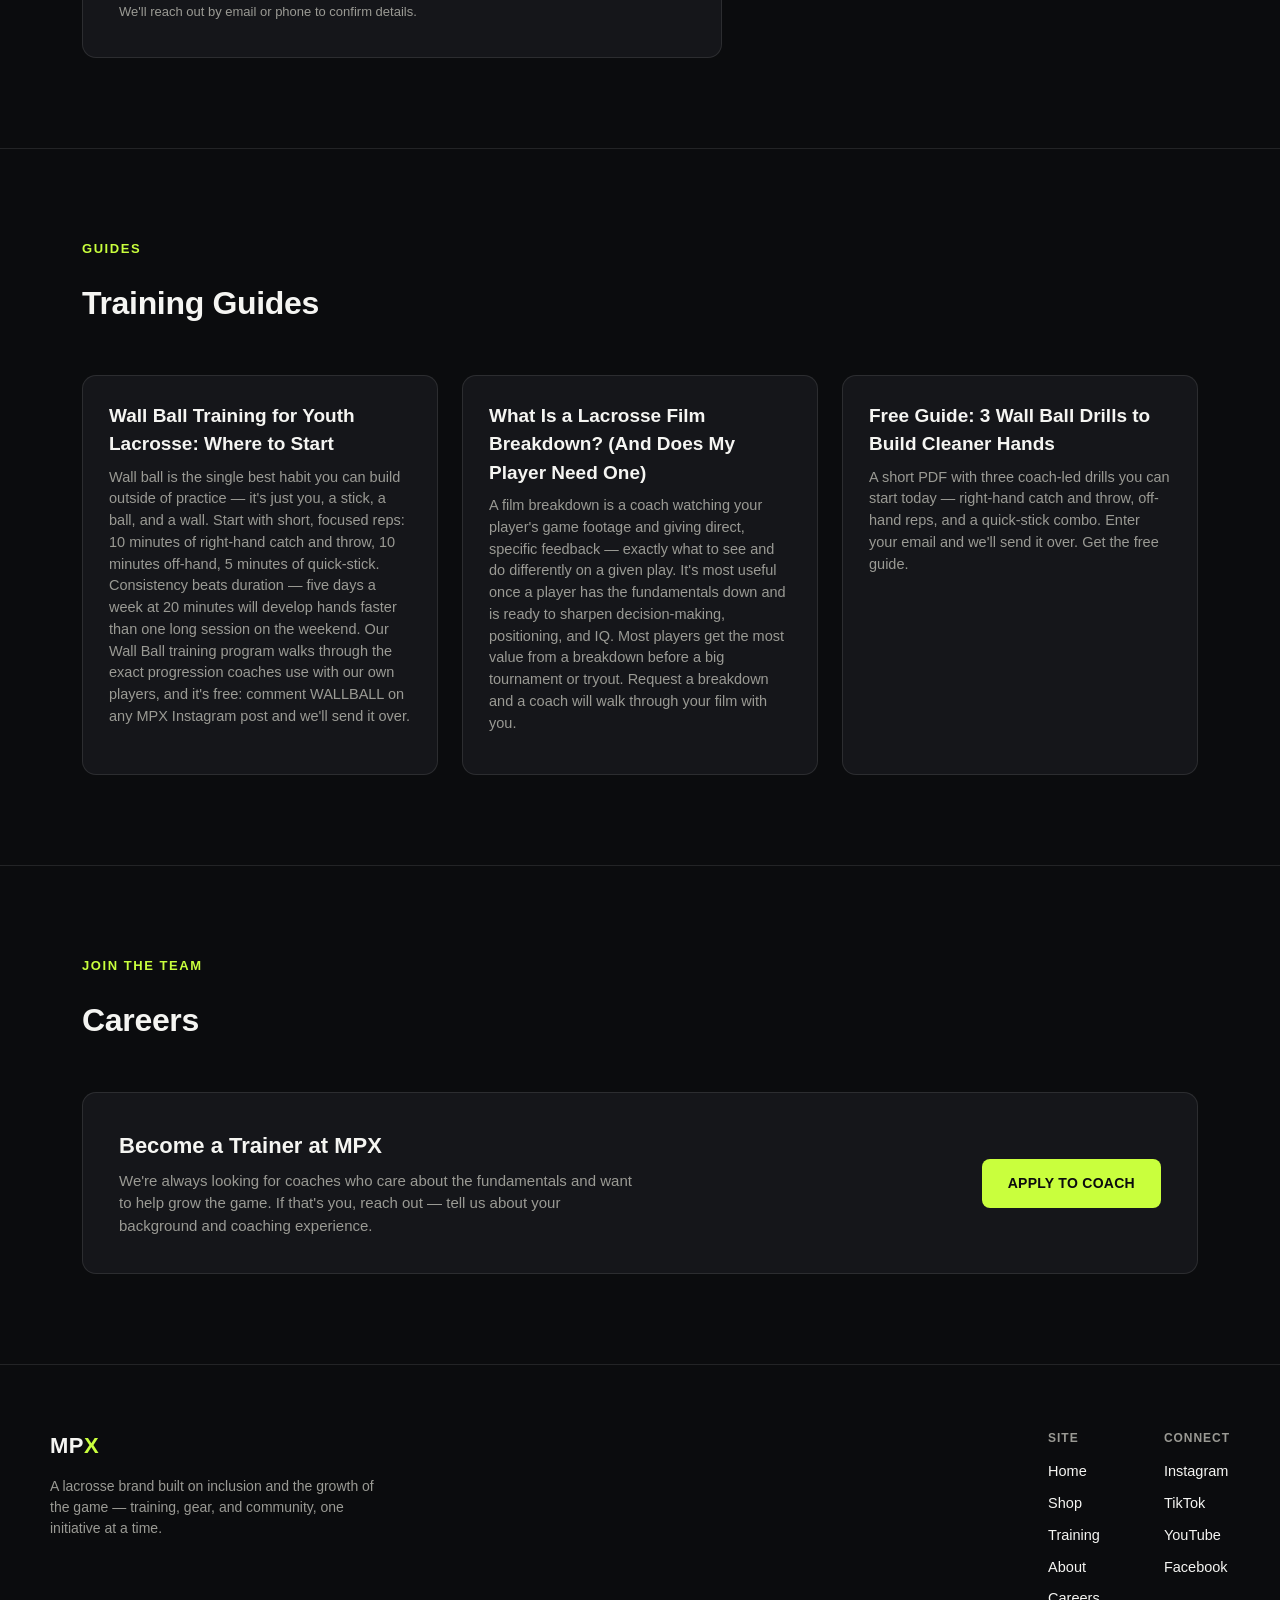
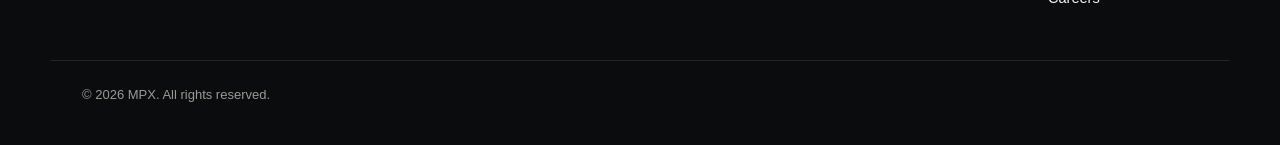
<file: training.html>
<!DOCTYPE html>
<html lang="en">
<head>
<meta charset="UTF-8">
<meta name="viewport" content="width=device-width, initial-scale=1.0">
<title>Training — MPX</title>
<meta name="description" content="One-on-one lacrosse training from MPX in Austin — individualized sessions built around your player's game. Sign up to get started.">
<link rel="icon" href="/logo.png">
<link rel="stylesheet" href="styles.css">
</head>
<body>

<header class="site-nav">
  <div class="nav-inner">
    <a href="index.html" class="logo">MP<span>X</span></a>
    <nav class="nav-links">
      <a href="index.html">HOME</a>
      <a href="shop.html">SHOP</a>
      <a href="training.html" class="active">TRAINING</a>
      <a href="about.html">ABOUT</a>
    </nav>
  </div>
</header>

<section class="hero" style="padding:90px 32px 60px;">
  <div class="hero-content">
    <div class="eyebrow">1-ON-1 TRAINING</div>
    <h1 style="font-size:42px;">Real coaching. Real reps. On the field.</h1>
    <p class="hero-body">One-on-one personal training for grades 1 through high school. Sign up below and we'll take it from there.</p>
    <div class="btn-row">
      <a href="#signup" class="btn btn-primary">SIGN UP NOW</a>
    </div>
  </div>
</section>

<!-- PERSONAL TRAINING -->
<section class="block" style="border-top:none;padding-top:0;">
  <div class="wrap">
    <div class="section-head">
      <div class="eyebrow">1-ON-1</div>
      <h2>Personal Training</h2>
      <p>Individualized sessions built around your player's game — stick skills, footwork, IQ, and conditioning, coached directly by MPX. Sign up below and we'll follow up to lock in scheduling and pricing.</p>
    </div>
    <div class="btn-row" style="justify-content:flex-start;">
      <a href="#signup" class="btn btn-primary">SIGN UP FOR PERSONAL TRAINING</a>
    </div>
  </div>
</section>

<!-- SIGN UP FORM -->
<section class="block" id="signup">
  <div class="wrap">
    <div class="section-head">
      <div class="eyebrow">SIGN UP</div>
      <h2>Register for training</h2>
      <p>Fill this out to get started with one-on-one training. Once you submit, we'll reach out to confirm scheduling and pricing.</p>
    </div>

    <form id="training-form" class="form-card" action="https://formspree.io/f/xvkprwnr" method="POST">
      <input type="hidden" name="_subject" value="MPX Training Sign-Up">
      <input type="hidden" name="form_type" value="Training Sign-Up">

      <div class="form-grid2">
        <div class="form-row">
          <label for="parent-name">Parent / Player Name</label>
          <input type="text" id="parent-name" name="Name" required>
        </div>
        <div class="form-row">
          <label for="player-age">Player Grade / Age</label>
          <input type="text" id="player-age" name="Player Grade or Age" placeholder="e.g. 5th grade">
        </div>
      </div>

      <div class="form-grid2">
        <div class="form-row">
          <label for="email">Email</label>
          <input type="email" id="email" name="Email" required>
        </div>
        <div class="form-row">
          <label for="phone">Phone</label>
          <input type="tel" id="phone" name="Phone" required>
        </div>
      </div>

      <div class="form-row">
        <label for="program">Program</label>
        <select id="program" name="Program" required>
          <option value="Personal Training" selected>1-on-1 Personal Training</option>
        </select>
      </div>

      <div class="form-row">
        <label for="message">Anything we should know?</label>
        <textarea id="message" name="Message" placeholder="Experience level, scheduling notes, questions..."></textarea>
      </div>

      <div class="form-submit-row">
        <button type="submit" class="btn btn-primary">SUBMIT REGISTRATION</button>
      </div>
      <p class="form-note">We'll reach out by email or phone to confirm details.</p>
      <p class="form-error" id="form-error">Something went wrong sending that — please try again, or email us directly.</p>
    </form>

    <div class="confirm-panel" id="confirm-panel">
      <div class="eyebrow">YOU'RE REGISTERED</div>
      <h3>Thanks — we've got your info.</h3>
      <p>We'll follow up by email or phone to confirm scheduling.</p>
    </div>
  </div>
</section>
<!-- GUIDES -->
<section class="block">
<div class="wrap">
<div class="section-head">
<div class="eyebrow">GUIDES</div>
<h2>Training Guides</h2>
</div>
<div class="group-grid">

<div class="group-card">
<h3>Wall Ball Training for Youth Lacrosse: Where to Start</h3>
<p>Wall ball is the single best habit you can build outside of practice — it's just you, a stick, a ball, and a wall. Start with short, focused reps: 10 minutes of right-hand catch and throw, 10 minutes off-hand, 5 minutes of quick-stick. Consistency beats duration — five days a week at 20 minutes will develop hands faster than one long session on the weekend. Our Wall Ball training program walks through the exact progression coaches use with our own players, and it's free: comment WALLBALL on any <a href="https://instagram.com/mpxlacrossetraining">MPX Instagram post</a> and we'll send it over.</p>
</div>

<div class="group-card">
<h3>What Is a Lacrosse Film Breakdown? (And Does My Player Need One)</h3>
<p>A film breakdown is a coach watching your player's game footage and giving direct, specific feedback — exactly what to see and do differently on a given play. It's most useful once a player has the fundamentals down and is ready to sharpen decision-making, positioning, and IQ. Most players get the most value from a breakdown before a big tournament or tryout. <a href="book-breakdown.html">Request a breakdown</a> and a coach will walk through your film with you.</p>
</div>
<div class="group-card">
<h3>Free Guide: 3 Wall Ball Drills to Build Cleaner Hands</h3>
<p>A short PDF with three coach-led drills you can start today &mdash; right-hand catch and throw, off-hand reps, and a quick-stick combo. Enter your email and we'll send it over. <a href="free-drills.html">Get the free guide</a>.</p>
</div>


</div>
</div>
</section>


<section class="block" id="careers">
  <div class="wrap">
    <div class="section-head">
      <div class="eyebrow">JOIN THE TEAM</div>
      <h2>Careers</h2>
    </div>
    <div class="careers-card">
      <div>
        <h3>Become a Trainer at MPX</h3>
        <p>We're always looking for coaches who care about the fundamentals and want to help grow the game. If that's you, reach out — tell us about your background and coaching experience.</p>
      </div>
      <a href="mailto:info@trainmpx.com?subject=MPX%20Trainer%20Application" class="btn btn-primary">APPLY TO COACH</a>
    </div>
  </div>
</section>

<footer>
  <div class="footer-inner">
    <div class="footer-brand">
      <a href="index.html" class="logo">MP<span>X</span></a>
      <p>A lacrosse brand built on inclusion and the growth of the game — training, gear, and community, one initiative at a time.</p>
    </div>
    <div class="footer-cols">
      <div class="footer-col">
        <h4>Site</h4>
        <a href="index.html">Home</a>
        <a href="shop.html">Shop</a>
        <a href="training.html">Training</a>
        <a href="about.html">About</a>
        <a href="training.html#careers">Careers</a>
      </div>
      <div class="footer-col">
        <h4>Connect</h4>
        <a href="https://instagram.com/mpxlacrossetraining" target="_blank" rel="noopener">Instagram</a>
        <a href="https://www.tiktok.com/@mpx.training" target="_blank" rel="noopener">TikTok</a>
        <a href="https://www.youtube.com/@MPXTraining" target="_blank" rel="noopener">YouTube</a>
        <a href="https://www.facebook.com/profile.php?id=61592862927500" target="_blank" rel="noopener">Facebook</a>
      </div>
    </div>
  </div>
  <div class="footer-bottom wrap">© 2026 MPX. All rights reserved.</div>
</footer>

<script>
  const form = document.getElementById('training-form');
  const errorEl = document.getElementById('form-error');
  const confirmPanel = document.getElementById('confirm-panel');

  form.addEventListener('submit', function (e) {
    e.preventDefault();
    errorEl.style.display = 'none';
    const submitBtn = form.querySelector('button[type="submit"]');
    submitBtn.disabled = true;
    submitBtn.textContent = 'SUBMITTING...';

    fetch(form.action, {
      method: 'POST',
      body: new FormData(form),
      headers: { 'Accept': 'application/json' }
    }).then(function (response) {
      if (response.ok) {
        form.style.display = 'none';
        confirmPanel.style.display = 'block';
        confirmPanel.scrollIntoView({ behavior: 'smooth', block: 'start' });
      } else {
        throw new Error('Form submission failed');
      }
    }).catch(function () {
      errorEl.style.display = 'block';
      submitBtn.disabled = false;
      submitBtn.textContent = 'SUBMIT REGISTRATION';
    });
  });
</script>

</body>
</html>
</file>
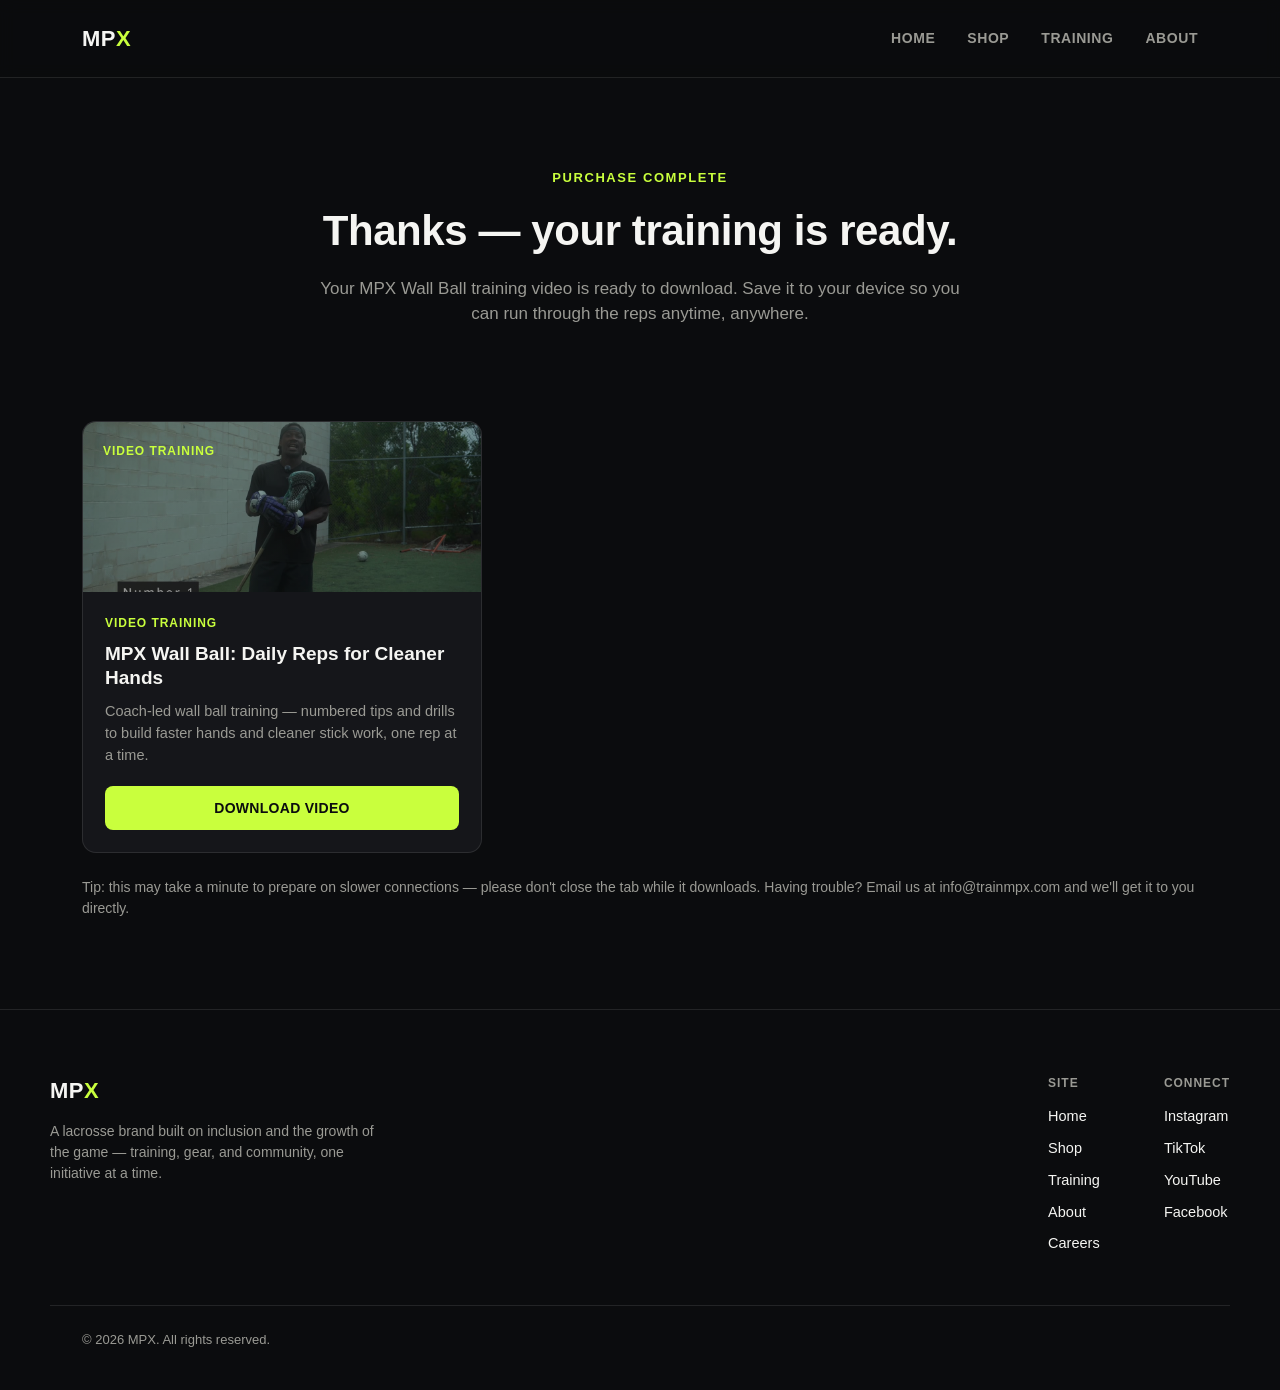
<file: wallball-download.html>
<!DOCTYPE html>
<html lang="en">
<head>
<meta charset="UTF-8">
<meta name="viewport" content="width=device-width, initial-scale=1.0">
<title>Your Wall Ball Training — MPX</title>
<meta name="description" content="Thanks for your purchase — download your MPX Wall Ball training video.">
<link rel="icon" href="/logo.png">
<link rel="stylesheet" href="styles.css">
</head>
<body>

<header class="site-nav">
  <div class="nav-inner">
    <a href="index.html" class="logo">MP<span>X</span></a>
    <nav class="nav-links">
      <a href="index.html">HOME</a>
      <a href="shop.html">SHOP</a>
      <a href="training.html">TRAINING</a>
      <a href="about.html">ABOUT</a>
    </nav>
  </div>
</header>

<section class="hero" style="padding:90px 32px 60px;">
  <div class="hero-content">
    <div class="eyebrow">PURCHASE COMPLETE</div>
    <h1 style="font-size:42px;">Thanks — your training is ready.</h1>
    <p class="hero-body">Your MPX Wall Ball training video is ready to download. Save it to your device so you can run through the reps anytime, anywhere.</p>
  </div>
</section>

<section class="block" style="border-top:none;padding-top:0;">
  <div class="wrap">
    <div class="product-grid" style="max-width:400px;">
      <div class="product-card">
        <div class="product-thumb">
          <img src="/wallball-thumb.jpg" alt="MPX Wall Ball training">
          <div class="tag">VIDEO TRAINING</div>
        </div>
        <div class="product-body">
          <div class="tag">VIDEO TRAINING</div>
          <h3>MPX Wall Ball: Daily Reps for Cleaner Hands</h3>
          <p>Coach-led wall ball training — numbered tips and drills to build faster hands and cleaner stick work, one rep at a time.</p>
          <div class="product-foot">
            <button id="download-btn" class="btn btn-primary" style="width:100%;text-align:center;border:none;cursor:pointer;">DOWNLOAD VIDEO</button>
          </div>
          <div id="download-progress" style="margin-top:12px;font-size:14px;color:var(--muted,#8a8a8a);display:none;"></div>
        </div>
      </div>
    </div>
    <p style="margin-top:24px;color:var(--muted,#8a8a8a);font-size:14px;">Tip: this may take a minute to prepare on slower connections — please don't close the tab while it downloads. Having trouble? Email us at <a href="mailto:info@trainmpx.com">info@trainmpx.com</a> and we'll get it to you directly.</p>
  </div>
</section>

<script>
  const PARTS = [
    '/MPX_Wallball_Training.part0',
    '/MPX_Wallball_Training.part1',
    '/MPX_Wallball_Training.part2',
    '/MPX_Wallball_Training.part3',
    '/MPX_Wallball_Training.part4'
  ];
  const btn = document.getElementById('download-btn');
  const progress = document.getElementById('download-progress');

  btn.addEventListener('click', async function () {
    btn.disabled = true;
    btn.textContent = 'PREPARING DOWNLOAD...';
    progress.style.display = 'block';
    try {
      const buffers = [];
      for (let i = 0; i < PARTS.length; i++) {
        progress.textContent = 'Downloading part ' + (i + 1) + ' of ' + PARTS.length + '...';
        const res = await fetch(PARTS[i]);
        if (!res.ok) throw new Error('Failed to fetch ' + PARTS[i]);
        buffers.push(await res.arrayBuffer());
      }
      progress.textContent = 'Finalizing video file...';
      const blob = new Blob(buffers, { type: 'video/mp4' });
      const url = URL.createObjectURL(blob);
      const a = document.createElement('a');
      a.href = url;
      a.download = 'MPX_Wallball_Training.mp4';
      document.body.appendChild(a);
      a.click();
      document.body.removeChild(a);
      setTimeout(function () { URL.revokeObjectURL(url); }, 30000);
      progress.textContent = 'Download started — check your downloads folder.';
      btn.textContent = 'DOWNLOAD VIDEO';
      btn.disabled = false;
    } catch (err) {
      progress.textContent = 'Something went wrong preparing your download — please try again, or email info@trainmpx.com.';
      btn.textContent = 'DOWNLOAD VIDEO';
      btn.disabled = false;
    }
  });
</script>

<footer>
  <div class="footer-inner">
    <div class="footer-brand">
      <a href="index.html" class="logo">MP<span>X</span></a>
      <p>A lacrosse brand built on inclusion and the growth of the game — training, gear, and community, one initiative at a time.</p>
    </div>
    <div class="footer-cols">
      <div class="footer-col">
        <h4>Site</h4>
        <a href="index.html">Home</a>
        <a href="shop.html">Shop</a>
        <a href="training.html">Training</a>
        <a href="about.html">About</a>
        <a href="training.html#careers">Careers</a>
      </div>
      <div class="footer-col">
        <h4>Connect</h4>
        <a href="https://instagram.com/mpxlacrossetraining" target="_blank" rel="noopener">Instagram</a>
        <a href="https://www.tiktok.com/@mpx.training" target="_blank" rel="noopener">TikTok</a>
        <a href="https://www.youtube.com/@MPXTraining" target="_blank" rel="noopener">YouTube</a>
        <a href="https://www.facebook.com/profile.php?id=61592862927500" target="_blank" rel="noopener">Facebook</a>
      </div>
    </div>
  </div>
  <div class="footer-bottom wrap">© 2026 MPX. All rights reserved.</div>
</footer>

</body>
</html>
</file>
<file: styles.css>
:root{
  --bg:#0B0C0E;
  --text:#F5F5F2;
  --muted:#9a9a94;
  --accent:#C9FF3D;
  --card:#15161a;
  --border:rgba(245,245,242,0.1);
  --font: "Helvetica Neue", Arial, sans-serif;
}

*{box-sizing:border-box;margin:0;padding:0;}

body{
  background:var(--bg);
  color:var(--text);
  font-family:var(--font);
  line-height:1.5;
  -webkit-font-smoothing:antialiased;
}

a{color:inherit;text-decoration:none;}

.wrap{
  max-width:1180px;
  margin:0 auto;
  padding:0 32px;
}

/* NAV */
header.site-nav{
  border-bottom:1px solid var(--border);
  position:sticky;
  top:0;
  background:rgba(11,12,14,0.85);
  backdrop-filter:blur(8px);
  z-index:50;
}
.nav-inner{
  display:flex;
  align-items:center;
  justify-content:space-between;
  padding:22px 32px;
  max-width:1180px;
  margin:0 auto;
}
.logo{
  font-weight:800;
  font-size:22px;
  letter-spacing:0.02em;
}
.logo span{color:var(--accent);}
.nav-links{
  display:flex;
  gap:32px;
  font-weight:600;
  font-size:14px;
  letter-spacing:0.04em;
  color:var(--muted);
}
.nav-links a.active,
.nav-links a:hover{color:var(--text);}

/* HERO */
.hero{
  position:relative;
  overflow:hidden;
  padding:120px 32px 100px;
  text-align:center;
}
.hero-video{
  position:absolute;
  top:0;left:0;
  width:100%;
  height:100%;
  object-fit:cover;
  opacity:0.35;
  z-index:0;
}
.hero-overlay{
  position:absolute;
  top:0;left:0;
  width:100%;
  height:100%;
  background:linear-gradient(180deg, rgba(11,12,14,0.55) 0%, rgba(11,12,14,0.85) 70%, #0B0C0E 100%);
  z-index:1;
}
.hero-content{
  position:relative;
  z-index:2;
  max-width:820px;
  margin:0 auto;
}
.eyebrow{
  color:var(--accent);
  font-weight:700;
  font-size:13px;
  letter-spacing:0.12em;
  text-transform:uppercase;
  margin-bottom:20px;
}
h1{
  font-size:52px;
  font-weight:800;
  line-height:1.1;
  letter-spacing:-0.01em;
  margin-bottom:22px;
}
.hero-body{
  color:var(--muted);
  font-size:17px;
  max-width:640px;
  margin:0 auto 34px;
}
.btn-row{
  display:flex;
  gap:14px;
  justify-content:center;
  flex-wrap:wrap;
}
.btn{
  display:inline-block;
  padding:14px 26px;
  border-radius:8px;
  font-weight:700;
  font-size:14px;
  letter-spacing:0.02em;
}
.btn-primary{background:var(--accent);color:#0B0C0E;}
.btn-secondary{background:transparent;color:var(--text);border:1px solid var(--border);}
.btn-primary:hover{opacity:0.9;}
.btn-secondary:hover{border-color:var(--text);}

/* SECTIONS */
section.block{
  padding:90px 32px;
  border-top:1px solid var(--border);
}
.section-head{
  max-width:640px;
  margin-bottom:48px;
}
.section-head h2{
  font-size:32px;
  font-weight:800;
  letter-spacing:-0.01em;
  margin-top:14px;
  margin-bottom:16px;
}
.section-head p{color:var(--muted);font-size:16px;}

.cards3{
  display:grid;
  grid-template-columns:repeat(3,1fr);
  gap:24px;
  max-width:1180px;
  margin:0 auto;
}
.card{
  background:var(--card);
  border:1px solid var(--border);
  border-radius:14px;
  padding:28px;
}
.card .num{
  color:var(--accent);
  font-weight:800;
  font-size:14px;
  letter-spacing:0.04em;
  margin-bottom:14px;
}
.card h3{
  font-size:19px;
  font-weight:700;
  margin-bottom:10px;
}
.card p{color:var(--muted);font-size:14.5px;}
.card .tag-soon{
  display:inline-block;
  margin-top:12px;
  font-size:11px;
  color:var(--muted);
  border:1px solid var(--border);
  padding:3px 8px;
  border-radius:20px;
}

/* PRODUCT GRID */
.product-grid{
  display:grid;
  grid-template-columns:repeat(auto-fill,minmax(320px,1fr));
  gap:24px;
}
.product-card{
  background:var(--card);
  border:1px solid var(--border);
  border-radius:14px;
  overflow:hidden;
  display:flex;
  flex-direction:column;
}
.product-thumb{
  position:relative;
  height:170px;
  background:linear-gradient(135deg, #1b1f14 0%, #0B0C0E 70%);
  display:flex;
  align-items:flex-start;
  padding:20px;
}
.product-thumb img,
.product-thumb video{
  position:absolute;
  top:0;left:0;
  width:100%;
  height:100%;
  object-fit:cover;
  opacity:0.55;
}
.product-thumb .tag{
  position:relative;
  z-index:1;
  color:var(--accent);
  font-weight:700;
  font-size:12px;
  letter-spacing:0.08em;
  text-transform:uppercase;
}
.product-body{
  padding:22px;
  display:flex;
  flex-direction:column;
  flex:1;
}
.product-body .tag{
  color:var(--accent);
  font-weight:700;
  font-size:12px;
  letter-spacing:0.08em;
  text-transform:uppercase;
  margin-bottom:10px;
}
.product-body h3{
  font-size:19px;
  font-weight:700;
  margin-bottom:10px;
  line-height:1.3;
}
.product-body p{
  color:var(--muted);
  font-size:14.5px;
  flex:1;
  margin-bottom:20px;
}
.product-foot{
  display:flex;
  align-items:center;
  justify-content:space-between;
}
.price{font-weight:800;font-size:18px;}
.btn-view{
  background:var(--accent);
  color:#0B0C0E;
  font-weight:700;
  font-size:13px;
  padding:10px 20px;
  border-radius:8px;
}

/* FOOTER */
footer{
  border-top:1px solid var(--border);
  padding:64px 32px 40px;
}
.footer-inner{
  max-width:1180px;
  margin:0 auto;
  display:flex;
  justify-content:space-between;
  flex-wrap:wrap;
  gap:40px;
}
.footer-brand{max-width:340px;}
.footer-brand p{color:var(--muted);font-size:14px;margin-top:14px;}
.footer-cols{display:flex;gap:64px;}
.footer-col h4{
  font-size:12px;
  letter-spacing:0.08em;
  text-transform:uppercase;
  color:var(--muted);
  margin-bottom:14px;
}
.footer-col a{
  display:block;
  color:var(--text);
  font-size:14.5px;
  margin-bottom:10px;
}
.footer-bottom{
  max-width:1180px;
  margin:40px auto 0;
  padding-top:24px;
  border-top:1px solid var(--border);
  color:var(--muted);
  font-size:13px;
}

/* GROUP SESSION CARDS */
.group-grid{
  display:grid;
  grid-template-columns:repeat(auto-fill,minmax(300px,1fr));
  gap:24px;
}
.group-card{
  background:var(--card);
  border:1px solid var(--border);
  border-radius:14px;
  padding:26px;
  display:flex;
  flex-direction:column;
}
.group-card .tag{
  color:var(--accent);
  font-weight:700;
  font-size:12px;
  letter-spacing:0.08em;
  text-transform:uppercase;
  margin-bottom:12px;
}
.group-card h3{font-size:19px;font-weight:700;margin-bottom:8px;}
.group-card p{color:var(--muted);font-size:14.5px;margin-bottom:14px;}
.group-card .meta{
  display:flex;
  flex-direction:column;
  gap:6px;
  font-size:13.5px;
  color:var(--text);
  margin-bottom:18px;
  padding-top:14px;
  border-top:1px solid var(--border);
}
.group-card .meta span{color:var(--muted);}
.group-card .btn-view{align-self:flex-start;}

/* FORMS */
.form-card{
  background:var(--card);
  border:1px solid var(--border);
  border-radius:14px;
  padding:36px;
  max-width:640px;
}
.form-row{margin-bottom:18px;}
.form-row label{
  display:block;
  font-size:13px;
  font-weight:700;
  letter-spacing:0.03em;
  text-transform:uppercase;
  color:var(--muted);
  margin-bottom:8px;
}
.form-row input,
.form-row select,
.form-row textarea{
  width:100%;
  background:var(--bg);
  border:1px solid var(--border);
  border-radius:8px;
  padding:12px 14px;
  color:var(--text);
  font-family:var(--font);
  font-size:15px;
}
.form-row input:focus,
.form-row select:focus,
.form-row textarea:focus{
  outline:none;
  border-color:var(--accent);
}
.form-row textarea{resize:vertical;min-height:100px;}
.form-grid2{
  display:grid;
  grid-template-columns:1fr 1fr;
  gap:18px 20px;
}
.form-grid2 .form-row{margin-bottom:0;}
.form-submit-row{margin-top:8px;}
.form-note{color:var(--muted);font-size:13px;margin-top:14px;}
.form-error{
  color:#ff6b6b;
  font-size:13.5px;
  margin-top:12px;
  display:none;
}
button.btn-primary{
  border:none;
  cursor:pointer;
  font-family:var(--font);
}

/* CONFIRMATION / MAP REVEAL */
.confirm-panel{
  display:none;
  background:var(--card);
  border:1px solid var(--border);
  border-radius:14px;
  padding:36px;
  max-width:640px;
}
.confirm-panel .eyebrow{margin-bottom:10px;}
.confirm-panel h3{font-size:22px;font-weight:800;margin-bottom:12px;}
.confirm-panel p{color:var(--muted);font-size:15px;margin-bottom:20px;}
.confirm-address{
  background:var(--bg);
  border:1px solid var(--border);
  border-radius:10px;
  padding:16px 18px;
  margin-bottom:18px;
}
.confirm-address .loc-name{font-weight:700;font-size:15.5px;margin-bottom:4px;}
.confirm-address .loc-addr{color:var(--muted);font-size:14px;}
.map-embed{
  width:100%;
  border:1px solid var(--border);
  border-radius:10px;
  overflow:hidden;
}
.map-embed iframe{width:100%;height:280px;border:0;display:block;}

/* CAREERS */
.careers-card{
  background:var(--card);
  border:1px solid var(--border);
  border-radius:14px;
  padding:36px;
  display:flex;
  justify-content:space-between;
  align-items:center;
  gap:24px;
  flex-wrap:wrap;
}
.careers-card h3{font-size:22px;font-weight:800;margin-bottom:8px;}
.careers-card p{color:var(--muted);font-size:15px;max-width:520px;}

@media (max-width:860px){
  .cards3{grid-template-columns:1fr;}
  h1{font-size:36px;}
  .nav-links{gap:18px;font-size:13px;}
  .form-grid2{grid-template-columns:1fr;}
  .form-card,.confirm-panel{padding:26px;}
  .careers-card{flex-direction:column;align-items:flex-start;}
}
</file>
